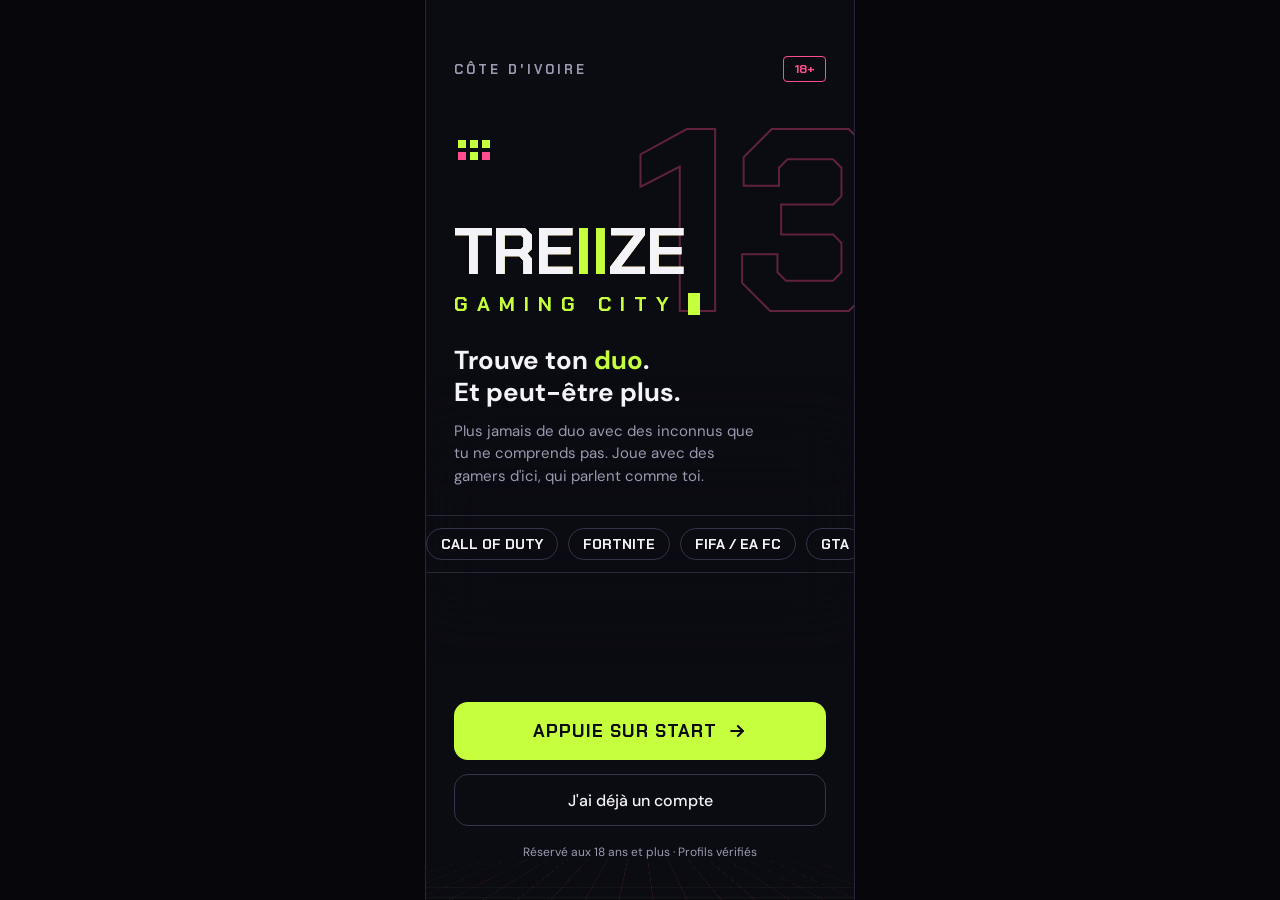
<file: index.html>
<!doctype html>
<html lang="fr">
<head>
  <meta charset="utf-8">
  <meta name="viewport" content="width=device-width, initial-scale=1">
  <meta name="theme-color" content="#0B0B12">
  <title>TREIIZE – Trouve ton Player 2</title>
  <meta name="description" content="TREIIZE, la ville du gaming ivoirien : rencontre, apprends, joue.">
  <link rel="preconnect" href="https://fonts.googleapis.com">
  <link rel="preconnect" href="https://fonts.gstatic.com" crossorigin>
  <link href="https://fonts.googleapis.com/css2?family=Chakra+Petch:wght@500;700&family=DM+Sans:wght@400;500;700&display=swap" rel="stylesheet">
  <link rel="stylesheet" href="style.css">
  <link rel="stylesheet" href="accueil.css">
</head>
<body>
  <main class="ecran accueil">

    <!-- Décor animé (purement visuel) -->
    <div class="sol-grille" aria-hidden="true"></div>
    <div class="brume" aria-hidden="true"></div>
    <div class="grand-13" aria-hidden="true">13</div>
    <div class="pixels" aria-hidden="true">
      <span></span><span></span><span></span><span class="rose"></span><span></span><span class="rose"></span>
    </div>

    <div class="contenu">
      <div class="haut apparait">
        <span class="pays">CÔTE D'IVOIRE</span>
        <span class="badge-18">18+</span>
      </div>

      <div class="logo apparait" style="animation-delay:.1s">
        <h1 class="logo-mot">
          <span class="glitch glitch-a" aria-hidden="true">TREIIZE</span>
          <span class="glitch glitch-b" aria-hidden="true">TREIIZE</span>
          <!-- Le double I en vert : « II » = 2 = Player 2, et c'est aussi le bouton pause -->
          <span class="logo-base">TRE<span class="double-i">II</span>ZE</span>
          <span class="invisible"> Gaming City</span>
        </h1>
        <div class="logo-sous" aria-hidden="true">
          <span>GAMING CITY</span><span class="curseur"></span>
        </div>
      </div>

      <p class="accroche apparait" style="animation-delay:.25s">
        Trouve ton <span class="vert">duo</span>.<br>Et peut-être plus.
      </p>
      <p class="description apparait" style="animation-delay:.35s">
        Plus jamais de duo avec des inconnus que tu ne comprends pas. Joue avec des gamers d'ici, qui parlent comme toi.
      </p>

      <!-- Bandeau de jeux qui défile (rempli par le JavaScript plus bas) -->
      <div class="bandeau apparait" style="animation-delay:.45s" aria-label="Jeux disponibles">
        <div class="bandeau-piste" id="bandeau"></div>
      </div>

      <div class="espace"></div>

      <div class="actions apparait" style="animation-delay:.55s">
        <a class="btn btn-principal btn-start" href="profil.html">
          APPUIE SUR START
          <svg aria-hidden="true" width="20" height="20" viewBox="0 0 24 24" fill="none" stroke="currentColor" stroke-width="2.5" stroke-linecap="round" stroke-linejoin="round"><path d="M5 12h14"/><path d="M13 6l6 6-6 6"/></svg>
        </a>
        <a class="btn btn-secondaire" href="hub.html">J'ai déjà un compte</a>
        <p class="mention">Réservé aux 18 ans et plus · Profils vérifiés</p>
      </div>
    </div>
  </main>

  <script>
    // Liste des jeux affichés dans le bandeau. Ajoute ou retire des jeux ici.
    var jeux = ['CALL OF DUTY', 'FORTNITE', 'FIFA / EA FC', 'GTA', 'FREE FIRE', 'eFOOTBALL'];
    var bandeau = document.getElementById('bandeau');
    // On met la liste deux fois pour que le défilement tourne en boucle sans coupure
    jeux.concat(jeux).forEach(function (nom, i) {
      var puce = document.createElement('span');
      puce.className = 'bandeau-puce';
      puce.textContent = nom;
      if (i >= jeux.length) puce.setAttribute('aria-hidden', 'true');
      bandeau.appendChild(puce);
    });
  </script>
</body>
</html>
</file>
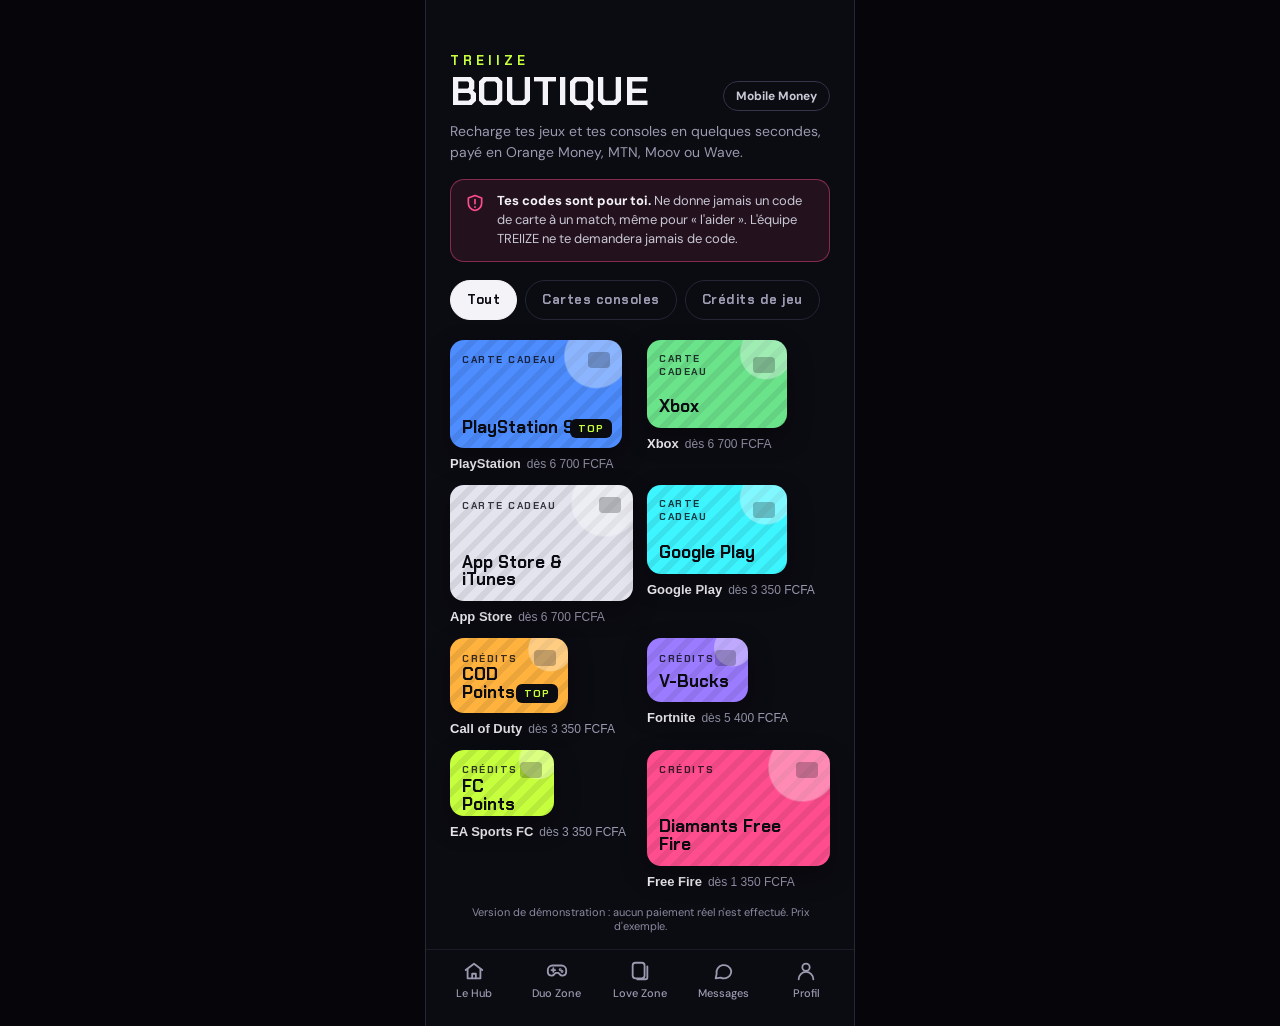
<file: boutique.html>
<!doctype html>
<html lang="fr">
<head>
  <meta charset="utf-8">
  <meta name="viewport" content="width=device-width, initial-scale=1">
  <meta name="theme-color" content="#0B0B12">
  <title>Boutique – TREIIZE</title>
  <link rel="preconnect" href="https://fonts.googleapis.com">
  <link rel="preconnect" href="https://fonts.gstatic.com" crossorigin>
  <link href="https://fonts.googleapis.com/css2?family=Chakra+Petch:wght@500;700&family=DM+Sans:wght@400;500;700&display=swap" rel="stylesheet">
  <link rel="stylesheet" href="style.css">
  <link rel="stylesheet" href="boutique.css">
</head>
<body>
  <main class="ecran">

    <header class="entete apparait">
      <div>
        <div class="sur-titre">TREIIZE</div>
        <h1 class="titre">BOUTIQUE</h1>
      </div>
      <div class="mm-badge">Mobile Money</div>
    </header>
    <p class="intro apparait" style="animation-delay:.05s">Recharge tes jeux et tes consoles en quelques secondes, payé en Orange Money, MTN, Moov ou Wave.</p>

    <!-- Bannière de sécurité : très importante sur un site de rencontre -->
    <div class="alerte apparait" style="animation-delay:.1s" role="note">
      <svg aria-hidden="true" width="20" height="20" viewBox="0 0 24 24" fill="none" stroke="currentColor" stroke-width="2" stroke-linecap="round" stroke-linejoin="round"><path d="M12 3l8 3v6c0 5-3.5 8-8 9-4.5-1-8-4-8-9V6z"/><path d="M12 8v5"/><path d="M12 16.5v.5"/></svg>
      <p><strong>Tes codes sont pour toi.</strong> Ne donne jamais un code de carte à un match, même pour « l'aider ». L'équipe TREIIZE ne te demandera jamais de code.</p>
    </div>

    <div class="onglets apparait" style="animation-delay:.15s" role="tablist" aria-label="Catégories" id="onglets"></div>

    <section class="grille-produits" id="produits" aria-live="polite"></section>

    <p class="note-demo">Version de démonstration : aucun paiement réel n'est effectué. Prix d'exemple.</p>

    <nav class="nav-bas" data-page="boutique"></nav>

    <!-- Fenêtre d'achat (s'ouvre par le bas) -->
    <div class="fenetre" id="fenetre" role="dialog" aria-modal="true" aria-labelledby="achat-nom" hidden>
      <div class="feuille" id="feuille">
        <button class="btn-icone fermer" type="button" id="btn-fermer" aria-label="Fermer">
          <svg aria-hidden="true" width="18" height="18" viewBox="0 0 24 24" fill="none" stroke="currentColor" stroke-width="2.4" stroke-linecap="round"><path d="M6 6l12 12"/><path d="M18 6L6 18"/></svg>
        </button>

        <!-- Étape 1 : choix du montant et du paiement -->
        <form id="etape-achat" novalidate>
          <div class="achat-haut">
            <div class="mini-carte" id="achat-visuel"></div>
            <div>
              <div class="achat-type" id="achat-type"></div>
              <h2 class="achat-nom" id="achat-nom"></h2>
            </div>
          </div>

          <fieldset class="groupe">
            <legend class="etiquette">Montant</legend>
            <div class="montants" id="montants"></div>
          </fieldset>

          <fieldset class="groupe">
            <legend class="etiquette">Payer avec</legend>
            <div class="operateurs" id="operateurs"></div>
          </fieldset>

          <div class="groupe">
            <label class="etiquette" for="tel">Numéro Mobile Money</label>
            <div class="tel">
              <span class="indicatif">+225</span>
              <input class="champ" id="tel" type="tel" inputmode="numeric" autocomplete="tel-national" maxlength="14" placeholder="07 00 00 00 00">
            </div>
            <p class="erreur" id="erreur-tel" hidden>Entre un numéro à 10 chiffres.</p>
          </div>

          <button class="btn btn-principal btn-payer" type="submit" id="btn-payer">PAYER</button>
        </form>

        <!-- Étape 2 : paiement en cours -->
        <div class="etape-centre" id="etape-attente" hidden>
          <div class="chargeur" aria-hidden="true"><span></span><span></span><span></span><span></span></div>
          <h2 class="etape-titre">Valide sur ton téléphone</h2>
          <p class="etape-texte" id="texte-attente"></p>
        </div>

        <!-- Étape 3 : succès -->
        <div class="etape-centre" id="etape-ok" hidden>
          <div class="succes" aria-hidden="true">
            <svg width="44" height="44" viewBox="0 0 24 24" fill="none" stroke="currentColor" stroke-width="3" stroke-linecap="round" stroke-linejoin="round"><path d="M5 12l5 5L20 7"/></svg>
          </div>
          <h2 class="etape-titre">PAIEMENT RÉUSSI</h2>
          <p class="etape-texte" id="texte-ok"></p>
          <div class="code-boite">
            <small>TON CODE (DÉMO)</small>
            <code id="code">XXXX-XXXX-XXXX</code>
          </div>
          <p class="etape-petit">Garde ce code pour toi. Il est aussi dans « Mes achats » et envoyé par SMS.</p>
          <button class="btn btn-principal" type="button" id="btn-terminer">TERMINER</button>
        </div>
      </div>
    </div>
  </main>

  <script src="nav.js"></script>

  <script src="boutique.js"></script>
</body>
</html>
</file>
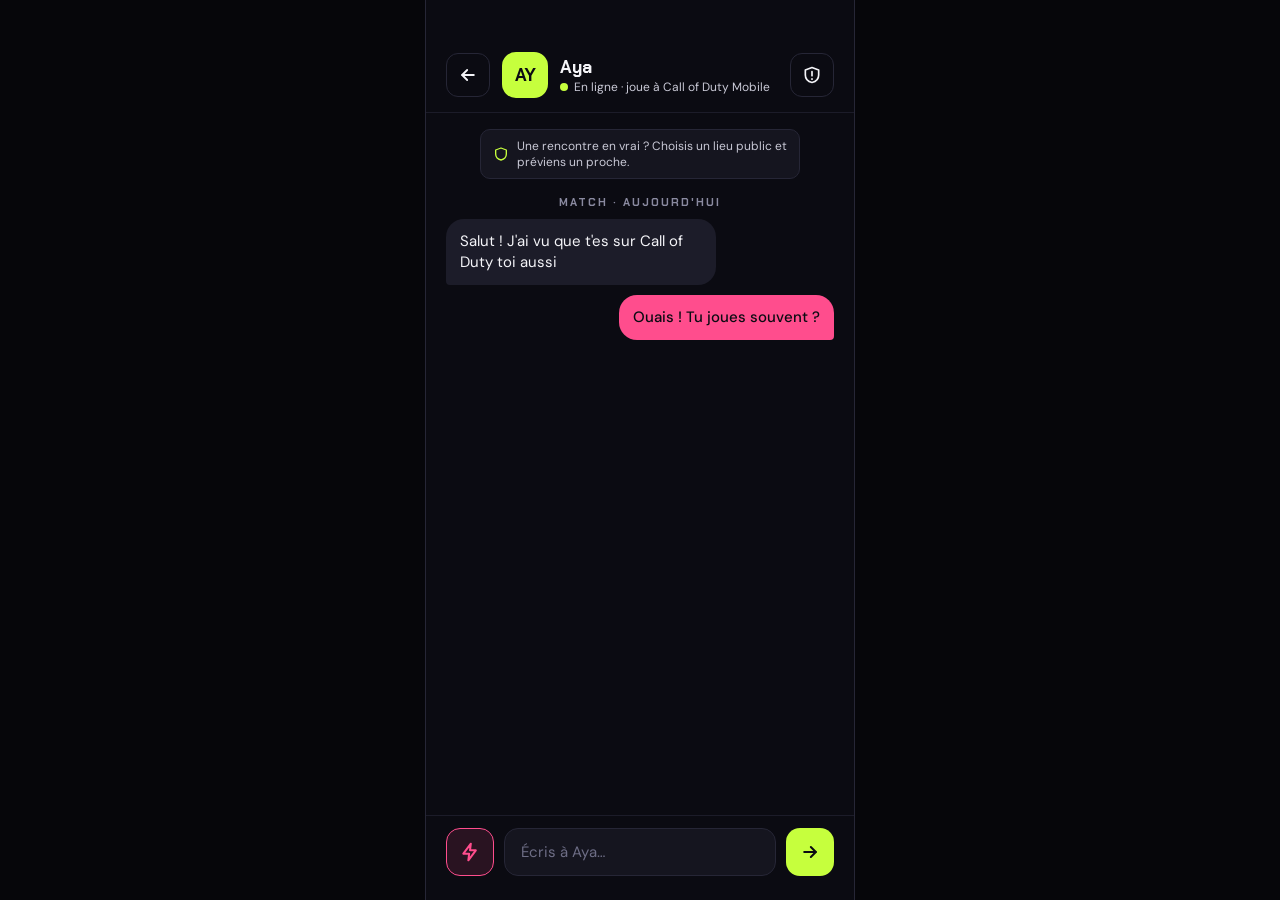
<file: chat.html>
<!doctype html>
<html lang="fr">
<head>
  <meta charset="utf-8">
  <meta name="viewport" content="width=device-width, initial-scale=1">
  <meta name="theme-color" content="#0B0B12">
  <title>Messages – TREIIZE</title>
  <link rel="preconnect" href="https://fonts.googleapis.com">
  <link rel="preconnect" href="https://fonts.gstatic.com" crossorigin>
  <link href="https://fonts.googleapis.com/css2?family=Chakra+Petch:wght@500;700&family=DM+Sans:wght@400;500;700&display=swap" rel="stylesheet">
  <link rel="stylesheet" href="style.css">
  <link rel="stylesheet" href="chat.css">
</head>
<body>
  <main class="ecran ecran-chat">

    <header class="entete">
      <a class="btn-icone" href="match.html" aria-label="Retour aux matchs">
        <svg aria-hidden="true" width="20" height="20" viewBox="0 0 24 24" fill="none" stroke="currentColor" stroke-width="2.2" stroke-linecap="round" stroke-linejoin="round"><path d="M19 12H5"/><path d="M11 18l-6-6 6-6"/></svg>
      </a>
      <div class="avatar" id="avatar">AY</div>
      <div class="qui">
        <div class="qui-nom" id="nom">Aya</div>
        <div class="qui-statut"><span class="point" aria-hidden="true"></span><span id="statut">En ligne</span></div>
      </div>
      <button class="btn-icone" type="button" id="btn-signaler" aria-label="Signaler ou bloquer">
        <svg aria-hidden="true" width="20" height="20" viewBox="0 0 24 24" fill="none" stroke="currentColor" stroke-width="2" stroke-linecap="round" stroke-linejoin="round"><path d="M12 3l8 3v6c0 5-3.5 8-8 9-4.5-1-8-4-8-9V6z"/><path d="M12 8v5"/><path d="M12 16.5v.5"/></svg>
      </button>
    </header>

    <div class="fil" id="fil" aria-live="polite">
      <div class="conseil">
        <svg aria-hidden="true" width="16" height="16" viewBox="0 0 24 24" fill="none" stroke="#C6FF3D" stroke-width="2" stroke-linecap="round" stroke-linejoin="round"><path d="M12 3l8 3v6c0 5-3.5 8-8 9-4.5-1-8-4-8-9V6z"/></svg>
        Une rencontre en vrai ? Choisis un lieu public et préviens un proche.
      </div>
      <div class="date">MATCH · AUJOURD'HUI</div>
      <!-- Les messages sont ajoutés ici par js/chat.js -->
    </div>

    <form class="saisie" id="saisie">
      <button class="btn-icone btn-defi" type="button" id="btn-nouveau-defi" aria-label="Lancer un nouveau défi">
        <svg aria-hidden="true" width="20" height="20" viewBox="0 0 24 24" fill="none" stroke="currentColor" stroke-width="2.4" stroke-linecap="round" stroke-linejoin="round"><path d="M13 2L4 14h7l-1 8 9-12h-7z"/></svg>
      </button>
      <label class="invisible" for="message">Message</label>
      <input class="champ" id="message" type="text" maxlength="500" autocomplete="off" placeholder="Écris ton message…">
      <button class="btn-icone btn-envoyer" type="submit" aria-label="Envoyer">
        <svg aria-hidden="true" width="20" height="20" viewBox="0 0 24 24" fill="none" stroke="currentColor" stroke-width="2.4" stroke-linecap="round" stroke-linejoin="round"><path d="M5 12h14"/><path d="M13 6l6 6-6 6"/></svg>
      </button>
    </form>

    <!-- Fenêtre de signalement -->
    <div class="fenetre" id="fenetre-signaler" role="dialog" aria-modal="true" aria-labelledby="titre-signaler" hidden>
      <div class="fenetre-boite">
        <h2 id="titre-signaler">Un souci avec ce joueur ?</h2>
        <p>Ton signalement est anonyme. Notre équipe le vérifie rapidement.</p>
        <button class="btn btn-secondaire" type="button" data-fermer>Signaler un comportement</button>
        <button class="btn btn-secondaire" type="button" data-fermer>Bloquer</button>
        <button class="btn btn-principal" type="button" data-fermer>Annuler</button>
      </div>
    </div>
  </main>

  <script src="stockage.js"></script>
  <script src="xp.js"></script>
  <script src="joueurs.js"></script>
  <script src="chat.js"></script>
</body>
</html>
</file>
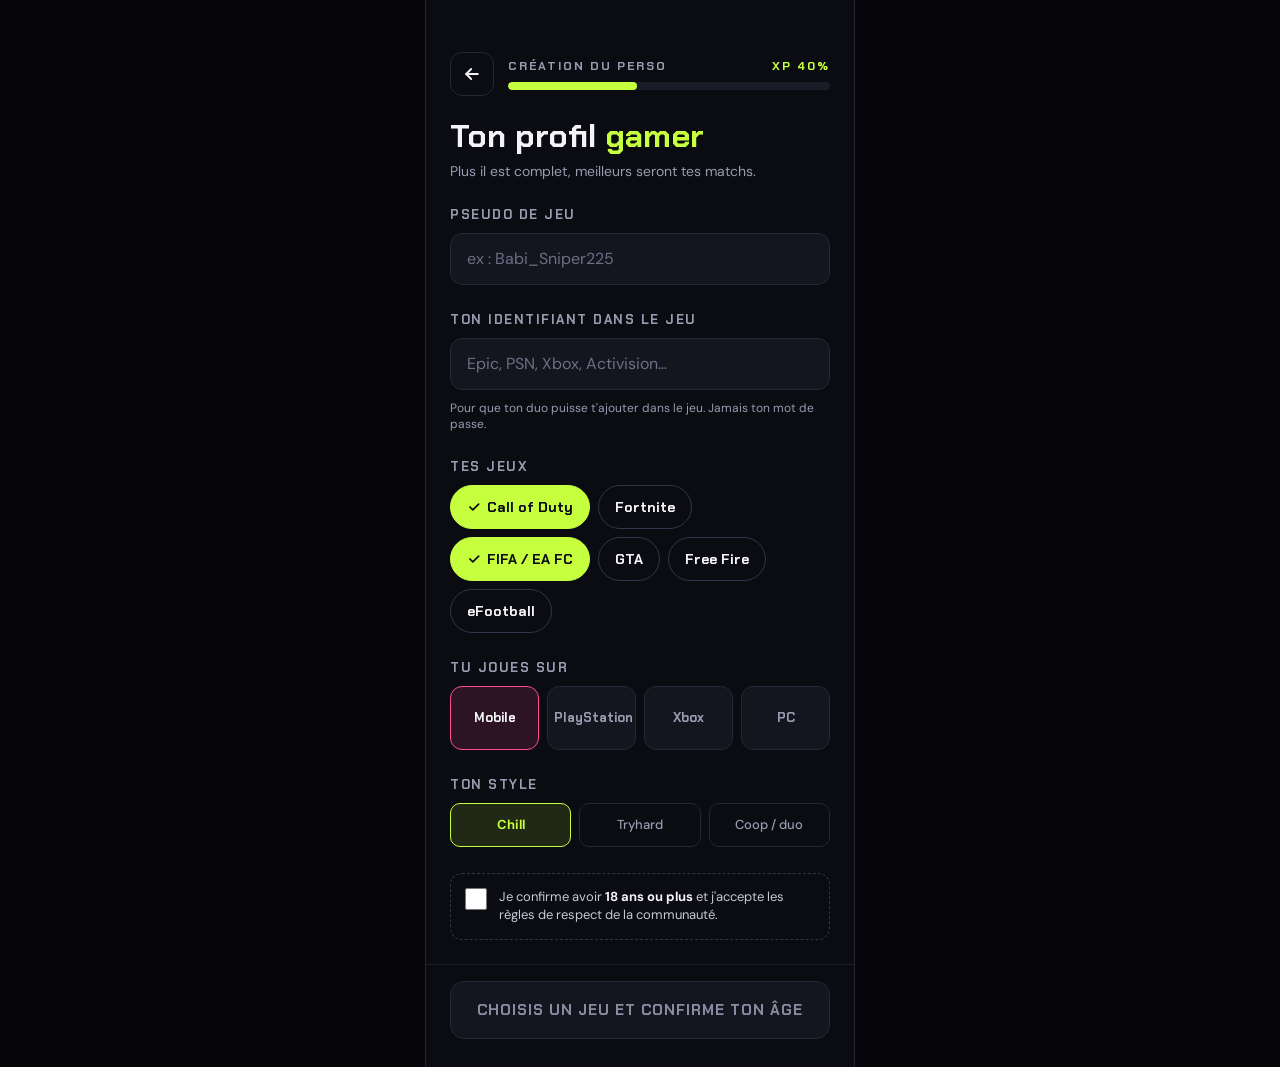
<file: duo.html>
<!doctype html>
<html lang="fr">
<head>
  <meta charset="utf-8">
  <meta name="viewport" content="width=device-width, initial-scale=1">
  <meta name="theme-color" content="#0B0B12">
  <title>Duo Zone – TREIIZE CITY</title>
  <link rel="preconnect" href="https://fonts.googleapis.com">
  <link rel="preconnect" href="https://fonts.gstatic.com" crossorigin>
  <link href="https://fonts.googleapis.com/css2?family=Chakra+Petch:wght@500;700&family=DM+Sans:wght@400;500;700&display=swap" rel="stylesheet">
  <link rel="stylesheet" href="style.css">
  <link rel="stylesheet" href="duo.css">
</head>
<body>
  <main class="ecran">

    <header class="entete apparait">
      <div class="sur-titre">TRE<span class="ii">II</span>ZE CITY</div>
      <h1 class="titre">DUO ZONE</h1>
      <p class="intro">Plus jamais de duo avec des inconnus que tu ne comprends pas. Trouve un joueur d'ici, dispo maintenant.</p>
    </header>

    <!-- ===== Étape 1 : je joue maintenant ===== -->
    <section class="etape" id="etape-choix">
      <fieldset class="groupe apparait" style="animation-delay:.05s">
        <legend class="etiquette">Tu lances quoi ?</legend>
        <div class="choix-grille" id="choix-jeu"></div>
      </fieldset>

      <fieldset class="groupe apparait" style="animation-delay:.1s">
        <legend class="etiquette">Sur quelle plateforme ?</legend>
        <div class="choix-ligne" id="choix-plateforme"></div>
      </fieldset>

      <fieldset class="groupe apparait" style="animation-delay:.15s">
        <legend class="etiquette">Quel mode ?</legend>
        <div class="choix-ligne" id="choix-mode"></div>
      </fieldset>

      <label class="micro apparait" style="animation-delay:.2s">
        <span class="micro-texte">
          <strong>J'ai un micro</strong>
          <small>Pour te parler en vocal pendant la partie</small>
        </span>
        <input type="checkbox" id="micro" checked>
        <span class="interrupteur" aria-hidden="true"></span>
      </label>

      <button class="btn btn-principal btn-go apparait" style="animation-delay:.25s" type="button" id="btn-chercher">
        <span class="point-live" aria-hidden="true"></span>
        JE JOUE MAINTENANT
      </button>
    </section>

    <!-- ===== Étape 2 : recherche ===== -->
    <section class="etape etape-radar" id="etape-recherche" hidden>
      <div class="radar" aria-hidden="true">
        <span class="radar-balai"></span>
        <span class="radar-anneau a1"></span><span class="radar-anneau a2"></span>
        <span class="radar-moi" id="radar-moi">?</span>
        <span class="radar-pt p1"></span><span class="radar-pt p2"></span><span class="radar-pt p3"></span><span class="radar-pt p4"></span>
      </div>
      <p class="recherche-titre" role="status" id="recherche-titre">Recherche de joueurs…</p>
      <p class="recherche-texte" id="recherche-texte"></p>
      <button class="btn btn-secondaire" type="button" id="btn-annuler">Annuler</button>
    </section>

    <!-- ===== Étape 3 : joueurs dispos ===== -->
    <section class="etape" id="etape-resultats" hidden>
      <div class="resultats-tete">
        <h2 class="bloc-titre" id="resultats-titre">Dispos maintenant</h2>
        <button class="lien" type="button" id="btn-modifier">Modifier</button>
      </div>
      <p class="resultats-filtre" id="resultats-filtre"></p>
      <ul class="joueurs" id="joueurs"></ul>
      <p class="vide" id="vide" hidden>Personne de dispo sur ce jeu pour l'instant. Réessaie dans quelques minutes, c'est souvent plus animé le soir.</p>
    </section>

    <!-- ===== Étape 4 : lobby ===== -->
    <section class="etape" id="etape-lobby" hidden>
      <div class="lobby">
        <p class="lobby-sur">C'EST PARTI</p>
        <h2 class="lobby-titre">Votre lobby est prêt</h2>
        <div class="lobby-duo">
          <div class="lobby-joueur">
            <span class="lobby-av" id="lobby-moi-av">?</span>
            <strong id="lobby-moi-nom">Toi</strong>
            <code id="lobby-moi-id"></code>
          </div>
          <span class="lobby-vs" aria-hidden="true">+</span>
          <div class="lobby-joueur">
            <span class="lobby-av" id="lobby-lui-av">?</span>
            <strong id="lobby-lui-nom"></strong>
            <code id="lobby-lui-id"></code>
          </div>
        </div>
        <p class="lobby-jeu" id="lobby-jeu"></p>
        <ol class="lobby-etapes">
          <li>Ajoute ton duo dans le jeu avec son identifiant.</li>
          <li>Invite-le dans ton groupe.</li>
          <li>Lancez la partie. Bonne game !</li>
        </ol>
        <a class="btn btn-principal" href="chat.html" id="btn-chat">ÉCRIRE À MON DUO</a>
        <button class="btn btn-secondaire" type="button" id="btn-nouveau">Chercher un autre duo</button>
        <p class="lobby-securite">Ne partage jamais ton mot de passe ni tes codes de jeu. Ton identifiant de jeu suffit pour t'ajouter.</p>
      </div>
    </section>

    <p class="note-demo">Version de démonstration : les joueurs dispos sont fictifs.</p>

    <nav class="nav-bas" data-page="duo"></nav>
  </main>

  <script src="stockage.js"></script>
  <script src="xp.js"></script>
  <script src="nav.js"></script>
  <script src="joueurs.js"></script>
  <script src="duo.js"></script>
</body>
</html>
</file>
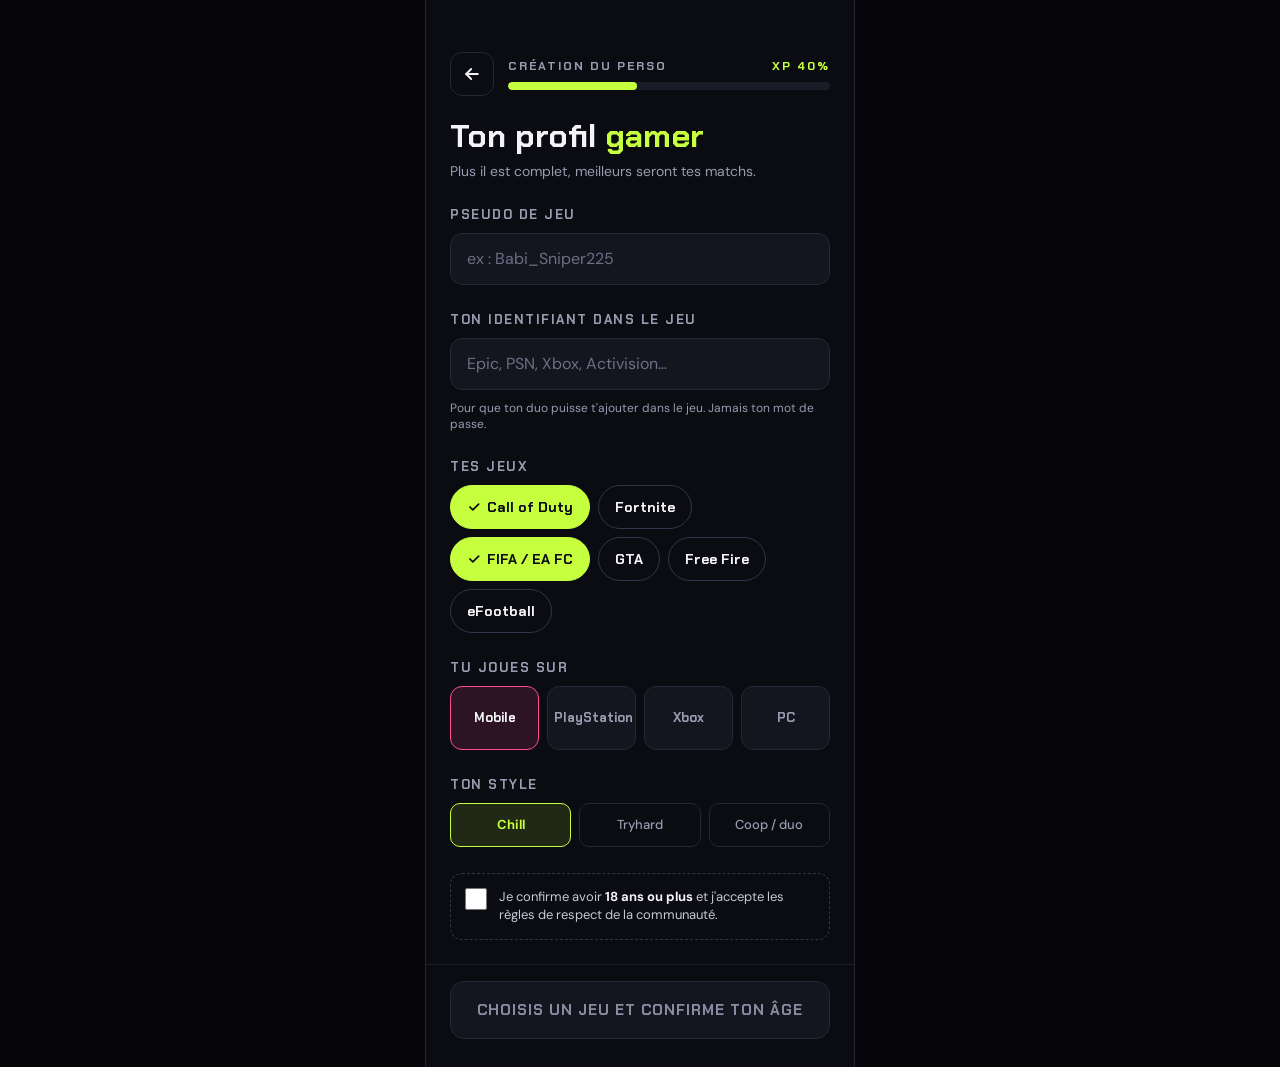
<file: hub.html>
<!doctype html>
<html lang="fr">
<head>
  <meta charset="utf-8">
  <meta name="viewport" content="width=device-width, initial-scale=1">
  <meta name="theme-color" content="#0B0B12">
  <title>Le Hub – TREIIZE CITY</title>
  <link rel="preconnect" href="https://fonts.googleapis.com">
  <link rel="preconnect" href="https://fonts.gstatic.com" crossorigin>
  <link href="https://fonts.googleapis.com/css2?family=Chakra+Petch:wght@500;700&family=DM+Sans:wght@400;500;700&display=swap" rel="stylesheet">
  <link rel="stylesheet" href="style.css">
  <link rel="stylesheet" href="hub.css">
</head>
<body>
  <main class="ecran">

    <header class="entete">
      <a class="logo" href="index.html" aria-label="TREIIZE, retour à l'accueil">TRE<span class="ii">II</span>ZE <small>CITY</small></a>
      <a class="avatar-lien" href="profil.html" aria-label="Modifier mon profil">
        <span class="avatar" id="avatar-petit">?</span>
      </a>
    </header>

    <!-- Ton personnage -->
    <section class="perso apparait" aria-label="Ton personnage">
      <div class="perso-haut">
        <div class="perso-avatar" id="perso-avatar" aria-hidden="true">?</div>
        <div class="perso-infos">
          <div class="perso-salut">Salut,</div>
          <h1 class="perso-pseudo" id="perso-pseudo">Joueur</h1>
        </div>
        <div class="rang" id="rang">
          <span class="rang-lettre" id="rang-lettre" aria-hidden="true">R</span>
          <span class="rang-nom" id="rang-nom">Rookie</span>
        </div>
      </div>
      <div class="xp-ligne">
        <span><b id="xp-total">0</b> XP</span>
        <span id="xp-suivant"></span>
      </div>
      <div class="xp-barre" role="progressbar" aria-label="Progression vers le rang suivant" aria-valuemin="0" aria-valuemax="100" id="xp-barre">
        <div class="xp-rempli" id="xp-rempli"></div>
      </div>
    </section>

    <!-- La carte de la ville -->
    <section class="bloc apparait" style="animation-delay:.08s">
      <div class="bloc-tete">
        <h2 class="bloc-titre">La ville</h2>
        <span class="saison">SAISON 1</span>
      </div>
      <div class="carte-ville" id="carte-ville">
        <!-- Rangée 1 -->
        <a class="quartier ouvert love" href="match.html" style="grid-area: love">
          <span class="q-etat">OUVERT</span>
          <span class="q-nom">Love Zone</span>
          <span class="q-texte">Trouve ton Player 2</span>
        </a>
        <a class="quartier ouvert duo" href="duo.html" style="grid-area: p1">
          <span class="q-etat">OUVERT</span>
          <span class="q-nom">Duo Zone</span>
          <span class="q-texte">Trouve ton duo</span>
        </a>
        <button class="quartier ferme" type="button" style="grid-area: arene" data-saison="2" data-nom="L'Arène">
          <span class="q-etat"><svg aria-hidden="true" width="12" height="12" viewBox="0 0 24 24" fill="none" stroke="currentColor" stroke-width="2.6" stroke-linecap="round"><rect x="5" y="11" width="14" height="10" rx="2"/><path d="M8 11V8a4 4 0 0 1 8 0v3"/></svg>SAISON 2</span>
          <span class="q-nom">L'Arène</span>
          <span class="q-texte">Lives et tournois</span>
        </button>

        <!-- Rangée 2 -->
        <button class="quartier ferme" type="button" style="grid-area: acad" data-saison="2" data-nom="L'Académie">
          <span class="q-etat"><svg aria-hidden="true" width="12" height="12" viewBox="0 0 24 24" fill="none" stroke="currentColor" stroke-width="2.6" stroke-linecap="round"><rect x="5" y="11" width="14" height="10" rx="2"/><path d="M8 11V8a4 4 0 0 1 8 0v3"/></svg>SAISON 2</span>
          <span class="q-nom">L'Académie</span>
          <span class="q-texte">Apprendre à jouer</span>
        </button>
        <div class="quartier ici" style="grid-area: hub">
          <span class="pin" aria-hidden="true"></span>
          <span class="q-nom">Le Hub</span>
          <span class="q-texte">Tu es ici</span>
        </div>
        <button class="quartier ferme" type="button" style="grid-area: pro" data-saison="3" data-nom="Le Quartier Pro">
          <span class="q-etat"><svg aria-hidden="true" width="12" height="12" viewBox="0 0 24 24" fill="none" stroke="currentColor" stroke-width="2.6" stroke-linecap="round"><rect x="5" y="11" width="14" height="10" rx="2"/><path d="M8 11V8a4 4 0 0 1 8 0v3"/></svg>SAISON 3</span>
          <span class="q-nom">Quartier Pro</span>
          <span class="q-texte">Streamers, eSport</span>
        </button>

        <!-- Rangée 3 -->
        <div class="parc" style="grid-area: p2" aria-hidden="true"></div>
        <button class="quartier ferme" type="button" style="grid-area: marche" data-saison="3" data-nom="Le Marché">
          <span class="q-etat"><svg aria-hidden="true" width="12" height="12" viewBox="0 0 24 24" fill="none" stroke="currentColor" stroke-width="2.6" stroke-linecap="round"><rect x="5" y="11" width="14" height="10" rx="2"/><path d="M8 11V8a4 4 0 0 1 8 0v3"/></svg>SAISON 3</span>
          <span class="q-nom">Le Marché</span>
          <span class="q-texte">Cartes et crédits</span>
        </button>
        <div class="parc" style="grid-area: p3" aria-hidden="true"></div>
      </div>
    </section>

    <!-- Quêtes de la semaine -->
    <section class="bloc apparait" style="animation-delay:.16s">
      <div class="bloc-tete">
        <h2 class="bloc-titre">Quêtes de la semaine</h2>
        <span class="petit" id="quetes-compte"></span>
      </div>
      <ul class="quetes" id="quetes"></ul>
    </section>

    <!-- Badges -->
    <section class="bloc apparait" style="animation-delay:.24s">
      <h2 class="bloc-titre">Tes badges</h2>
      <ul class="badges" id="badges"></ul>
    </section>

    <!-- Fil d'actu -->
    <section class="bloc apparait" style="animation-delay:.32s">
      <h2 class="bloc-titre">Ça se passe en ville</h2>
      <ul class="fil" id="fil"></ul>
    </section>

    <p class="note-demo">Version de démonstration : l'actu de la ville est fictive.</p>

    <nav class="nav-bas" data-page="hub"></nav>
  </main>

  <script src="stockage.js"></script>
  <script src="xp.js"></script>
  <script src="nav.js"></script>
  <script src="hub.js"></script>
</body>
</html>
</file>
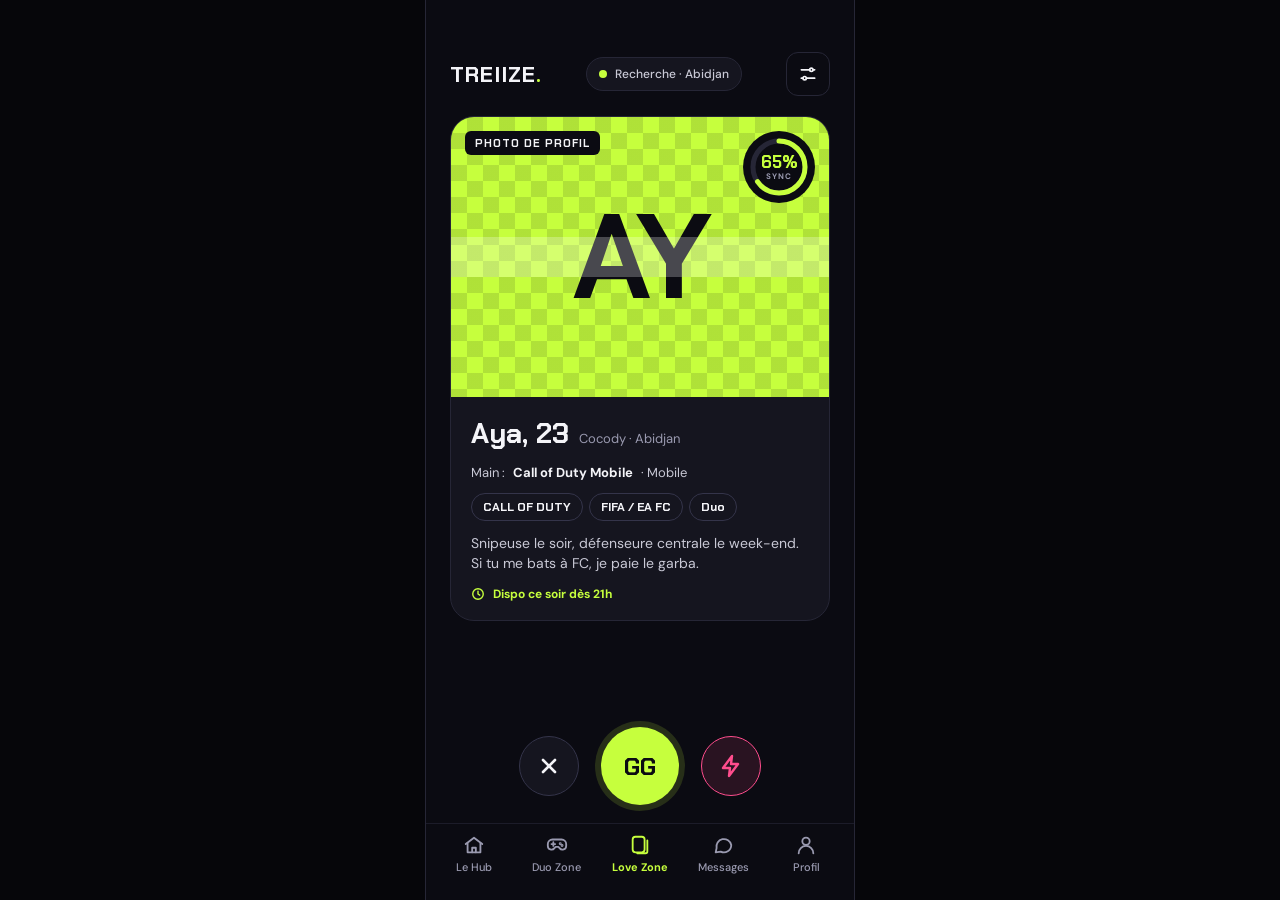
<file: match.html>
<!doctype html>
<html lang="fr">
<head>
  <meta charset="utf-8">
  <meta name="viewport" content="width=device-width, initial-scale=1">
  <meta name="theme-color" content="#0B0B12">
  <title>Matchmaking – TREIIZE</title>
  <link rel="preconnect" href="https://fonts.googleapis.com">
  <link rel="preconnect" href="https://fonts.gstatic.com" crossorigin>
  <link href="https://fonts.googleapis.com/css2?family=Chakra+Petch:wght@500;700&family=DM+Sans:wght@400;500;700&display=swap" rel="stylesheet">
  <link rel="stylesheet" href="style.css">
  <link rel="stylesheet" href="match.css">
</head>
<body>
  <main class="ecran">

    <header class="entete">
      <a class="mini-logo" href="index.html">TREIIZE<span class="vert">.</span></a>
      <div class="statut"><span class="point" aria-hidden="true"></span>Recherche · Abidjan</div>
      <button class="btn-icone" type="button" aria-label="Filtres (bientôt)">
        <svg aria-hidden="true" width="20" height="20" viewBox="0 0 24 24" fill="none" stroke="currentColor" stroke-width="2" stroke-linecap="round"><path d="M4 7h10"/><path d="M18 7h2"/><circle cx="16" cy="7" r="2"/><path d="M4 17h2"/><path d="M10 17h10"/><circle cx="8" cy="17" r="2"/></svg>
      </button>
    </header>

    <!-- La carte du joueur est créée par js/match.js -->
    <section class="zone-carte" id="zone-carte" aria-live="polite"></section>

    <div class="boutons-action">
      <button class="rond rond-passer" type="button" id="btn-passer" aria-label="Passer">
        <svg aria-hidden="true" width="24" height="24" viewBox="0 0 24 24" fill="none" stroke="currentColor" stroke-width="2.6" stroke-linecap="round"><path d="M6 6l12 12"/><path d="M18 6L6 18"/></svg>
      </button>
      <button class="rond rond-gg" type="button" id="btn-gg" aria-label="GG, je like">GG</button>
      <button class="rond rond-defi" type="button" id="btn-defi" aria-label="Lancer un défi">
        <svg aria-hidden="true" width="24" height="24" viewBox="0 0 24 24" fill="none" stroke="currentColor" stroke-width="2.4" stroke-linecap="round" stroke-linejoin="round"><path d="M13 2L4 14h7l-1 8 9-12h-7z"/></svg>
      </button>
    </div>

    <nav class="nav-bas" data-page="match"></nav>

    <!-- Écran « C'est un match », caché au départ -->
    <div class="match-plein" id="match-plein" role="dialog" aria-modal="true" aria-labelledby="match-titre" hidden>
      <span class="onde" aria-hidden="true"></span>
      <span class="onde onde-2" aria-hidden="true"></span>
      <div class="duo">
        <div class="avatar-match avatar-toi" id="avatar-toi">TOI</div>
        <div class="avatar-match avatar-lui" id="avatar-lui">AY</div>
      </div>
      <div class="gg-geant">GG !</div>
      <h2 class="match-titre" id="match-titre">C'EST UN MATCH</h2>
      <p class="match-texte" id="match-texte"></p>
      <div class="match-actions">
        <a class="btn btn-principal" href="chat.html" id="btn-chat">ENVOYER UN DÉFI</a>
        <button class="btn btn-secondaire" type="button" id="btn-continuer">Continuer à chercher</button>
      </div>
    </div>
  </main>

  <script src="nav.js"></script>

  <script src="stockage.js"></script>
  <script src="xp.js"></script>
  <script src="joueurs.js"></script>
  <script src="match.js"></script>
</body>
</html>
</file>
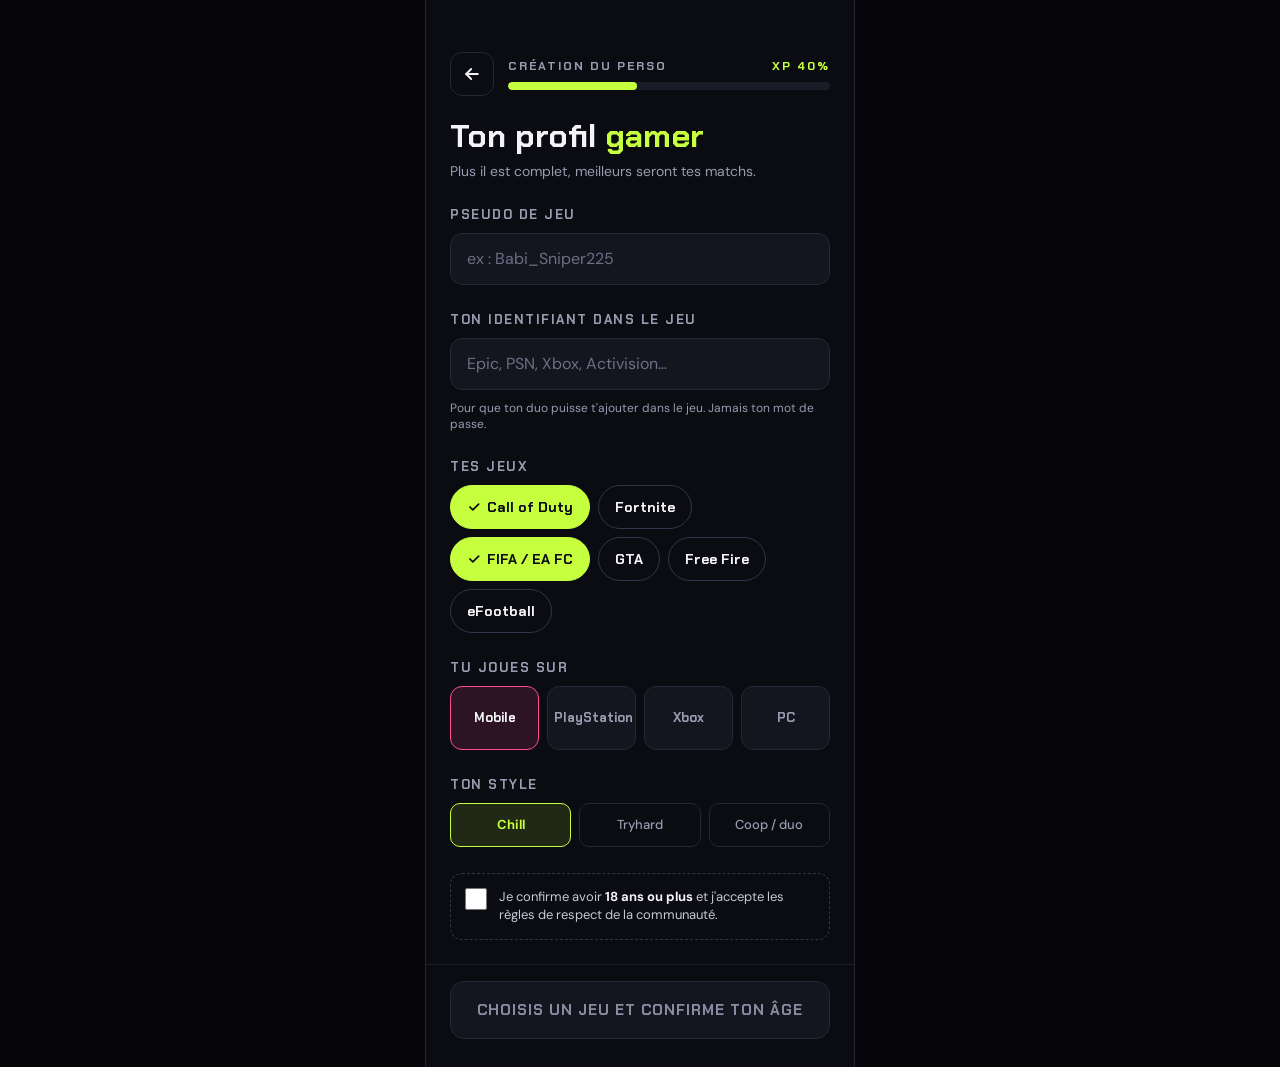
<file: profil.html>
<!doctype html>
<html lang="fr">
<head>
  <meta charset="utf-8">
  <meta name="viewport" content="width=device-width, initial-scale=1">
  <meta name="theme-color" content="#0B0B12">
  <title>Ton profil gamer – TREIIZE</title>
  <link rel="preconnect" href="https://fonts.googleapis.com">
  <link rel="preconnect" href="https://fonts.gstatic.com" crossorigin>
  <link href="https://fonts.googleapis.com/css2?family=Chakra+Petch:wght@500;700&family=DM+Sans:wght@400;500;700&display=swap" rel="stylesheet">
  <link rel="stylesheet" href="style.css">
  <link rel="stylesheet" href="profil.css">
</head>
<body>
  <main class="ecran">

    <header class="entete">
      <a class="btn-icone" href="index.html" aria-label="Retour à l'accueil">
        <svg aria-hidden="true" width="20" height="20" viewBox="0 0 24 24" fill="none" stroke="currentColor" stroke-width="2.2" stroke-linecap="round" stroke-linejoin="round"><path d="M19 12H5"/><path d="M11 18l-6-6 6-6"/></svg>
      </a>
      <div class="xp">
        <div class="xp-texte"><span>CRÉATION DU PERSO</span><span class="vert">XP <span id="xp-valeur">30</span>%</span></div>
        <div class="xp-barre" role="progressbar" aria-label="Profil complété" aria-valuemin="0" aria-valuemax="100" aria-valuenow="30" id="xp-barre">
          <div class="xp-rempli" id="xp-rempli"></div>
        </div>
      </div>
    </header>

    <form class="formulaire" id="formulaire" novalidate>
      <div class="apparait">
        <h1 class="titre">Ton profil <span class="vert">gamer</span></h1>
        <p class="sous-titre">Plus il est complet, meilleurs seront tes matchs.</p>
      </div>

      <div class="groupe apparait" style="animation-delay:.08s">
        <label class="etiquette" for="pseudo">Pseudo de jeu</label>
        <input class="champ" id="pseudo" name="pseudo" type="text" maxlength="20" autocomplete="nickname" placeholder="ex : Babi_Sniper225">
      </div>

      <div class="groupe apparait" style="animation-delay:.12s">
        <label class="etiquette" for="id-jeu">Ton identifiant dans le jeu</label>
        <input class="champ" id="id-jeu" name="id-jeu" type="text" maxlength="32" autocomplete="off" placeholder="Epic, PSN, Xbox, Activision…">
        <p class="aide">Pour que ton duo puisse t'ajouter dans le jeu. Jamais ton mot de passe.</p>
      </div>

      <fieldset class="groupe apparait" style="animation-delay:.16s">
        <legend class="etiquette">Tes jeux</legend>
        <div class="puces" id="liste-jeux"></div>
      </fieldset>

      <fieldset class="groupe apparait" style="animation-delay:.24s">
        <legend class="etiquette">Tu joues sur</legend>
        <div class="grille-4" id="liste-plateformes"></div>
      </fieldset>

      <fieldset class="groupe apparait" style="animation-delay:.32s">
        <legend class="etiquette">Ton style</legend>
        <div class="ligne-3" id="liste-styles"></div>
      </fieldset>

      <label class="majeur apparait" style="animation-delay:.4s">
        <input type="checkbox" id="majeur">
        <span>Je confirme avoir <strong>18 ans ou plus</strong> et j'accepte les règles de respect de la communauté.</span>
      </label>
    </form>

    <div class="pied">
      <button class="btn btn-principal btn-lancer" type="submit" form="formulaire" id="btn-lancer" disabled>
        <span class="brillance" aria-hidden="true"></span>
        <span id="btn-texte">CHOISIS UN JEU ET CONFIRME TON ÂGE</span>
      </button>
    </div>
  </main>

  <script src="stockage.js"></script>
  <script src="xp.js"></script>
  <script src="profil.js"></script>
</body>
</html>
</file>
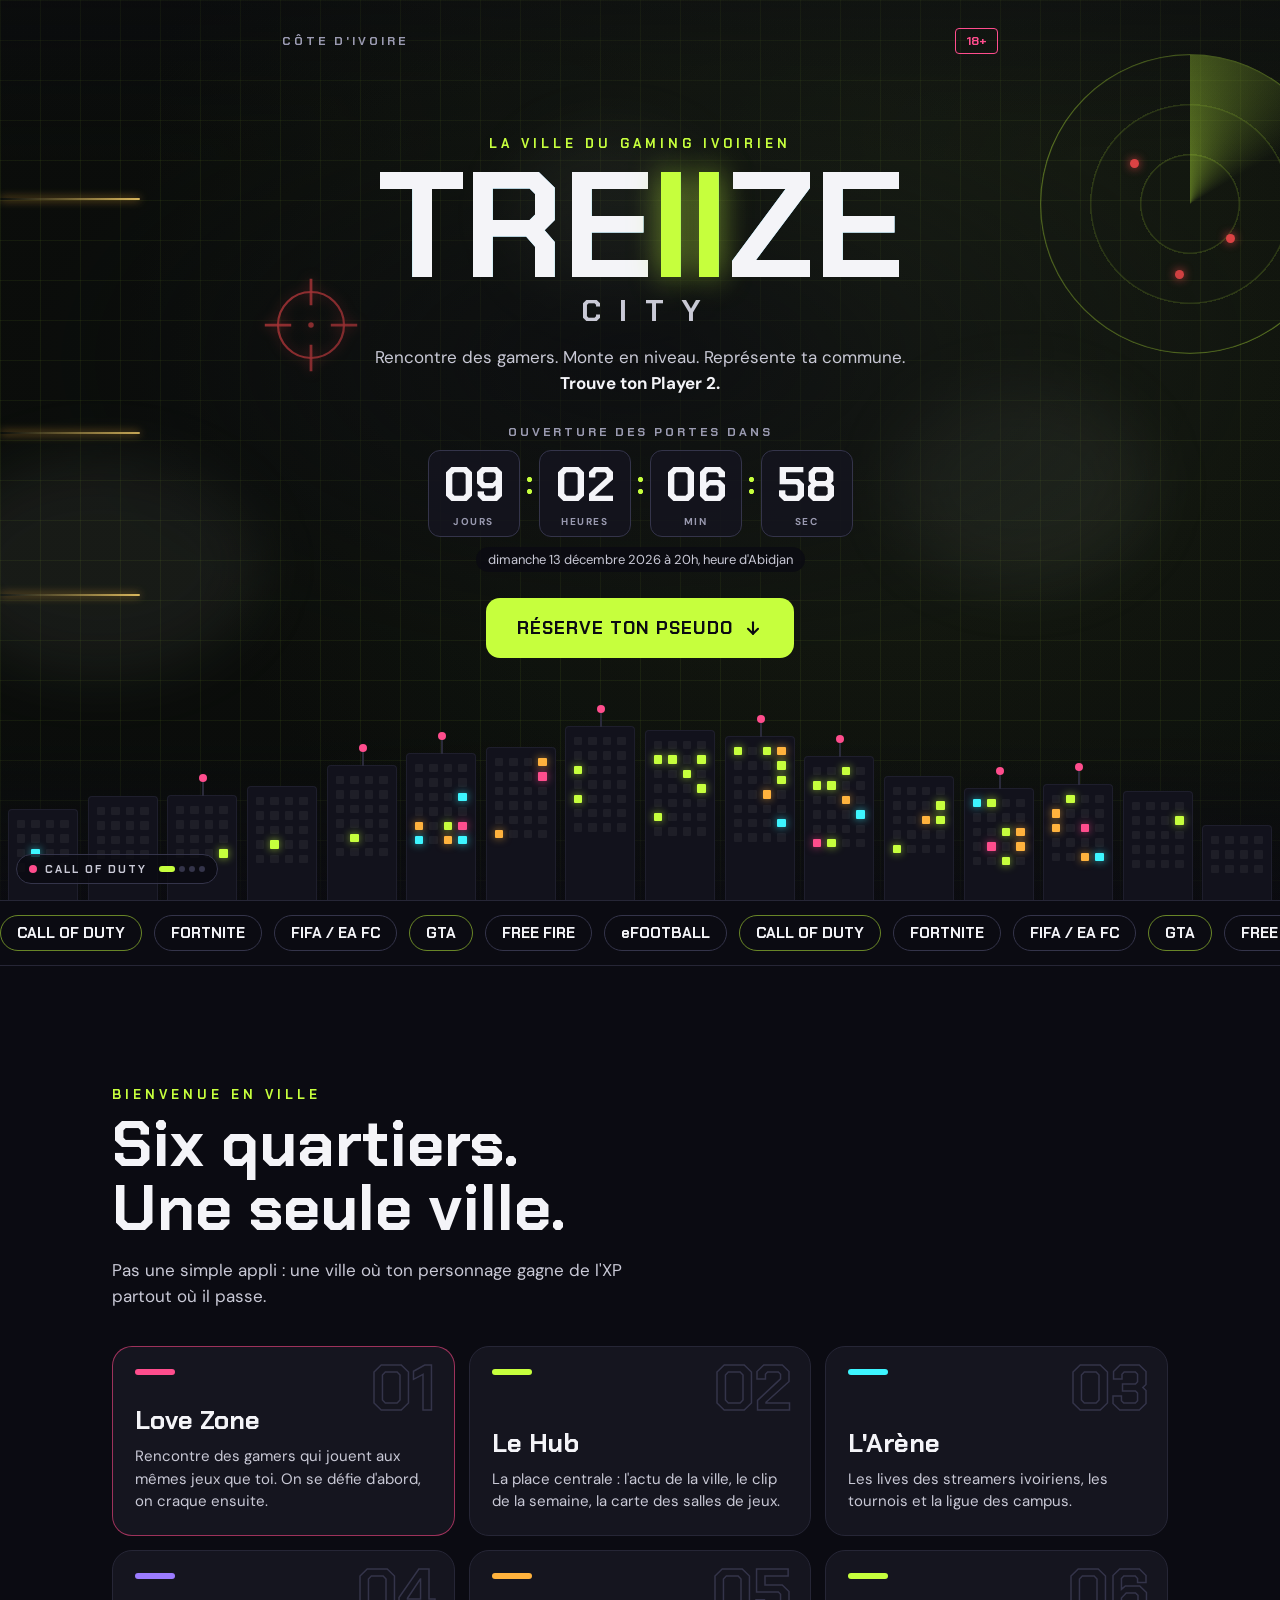
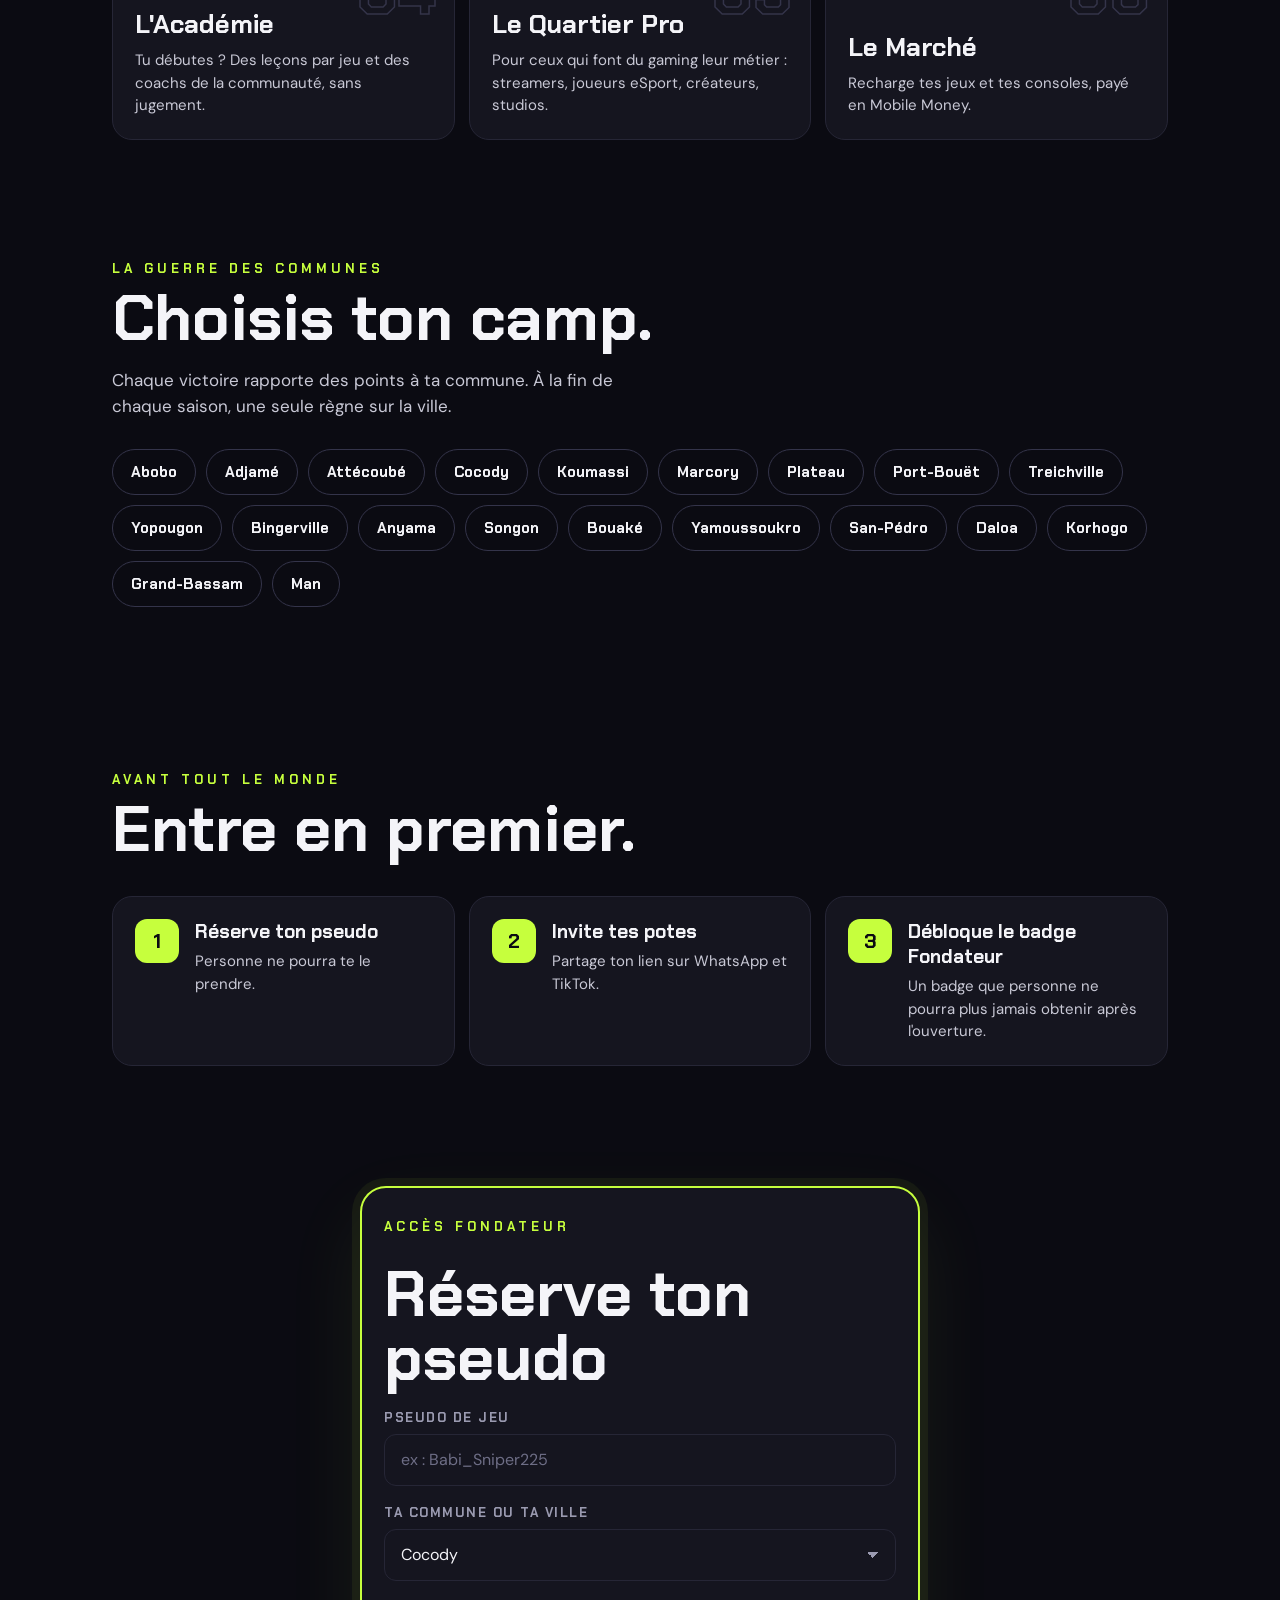
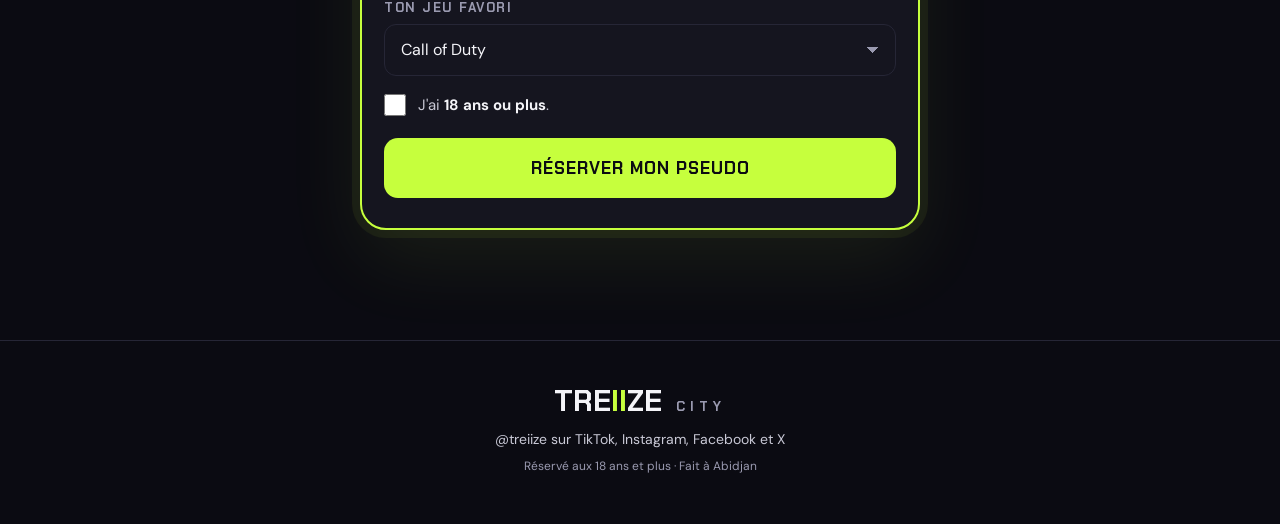
<file: teaser.html>
<!doctype html>
<html lang="fr">
<head>
  <meta charset="utf-8">
  <meta name="viewport" content="width=device-width, initial-scale=1">
  <meta name="theme-color" content="#0B0B12">
  <title>TREIIZE CITY – La ville du gaming ivoirien ouvre bientôt</title>
  <meta name="description" content="Rencontre des gamers, monte en niveau, représente ta commune. Réserve ton pseudo avant l'ouverture de TREIIZE CITY.">
  <!-- Aperçu quand le lien est partagé sur WhatsApp, Facebook… -->
  <meta property="og:title" content="TREIIZE CITY ouvre bientôt">
  <meta property="og:description" content="La ville du gaming ivoirien. Réserve ton pseudo avant tout le monde.">
  <link rel="preconnect" href="https://fonts.googleapis.com">
  <link rel="preconnect" href="https://fonts.gstatic.com" crossorigin>
  <link href="https://fonts.googleapis.com/css2?family=Chakra+Petch:wght@500;700&family=DM+Sans:wght@400;500;700&display=swap" rel="stylesheet">
  <link rel="stylesheet" href="style.css">
  <link rel="stylesheet" href="teaser.css">
</head>
<body class="teaser">

  <!-- Bandeau d'invitation (affiché si on arrive par un lien de parrainage) -->
  <div class="invite" id="invite" hidden></div>

  <!-- ============ 1. L'OUVERTURE ============ -->
  <header class="hero">
    <!-- ===== Les scènes animées (originales, inspirées de l'ambiance de chaque jeu) ===== -->
    <div class="scenes" aria-hidden="true">

      <!-- 1. Ambiance tactique (Call of Duty) : radar, viseur, traînées de balles, fumée -->
      <div class="scene s-tactique active" data-nom="CALL OF DUTY">
        <span class="fumee f1"></span><span class="fumee f2"></span><span class="fumee f3"></span>
        <div class="radar">
          <span class="radar-balai"></span>
          <span class="radar-point rp1"></span><span class="radar-point rp2"></span><span class="radar-point rp3"></span>
        </div>
        <span class="trace tr1"></span><span class="trace tr2"></span><span class="trace tr3"></span>
        <svg class="viseur" viewBox="0 0 100 100"><circle cx="50" cy="50" r="30" fill="none" stroke="currentColor" stroke-width="2"/><path d="M50 8v24M50 68v24M8 50h24M68 50h24" stroke="currentColor" stroke-width="2.5"/><circle cx="50" cy="50" r="2.5" fill="currentColor"/></svg>
      </div>

      <!-- 2. Ambiance battle royale (Fortnite) : tempête qui se referme, largage, construction -->
      <div class="scene s-royale" data-nom="FORTNITE">
        <span class="tempete"></span>
        <div class="largage">
          <svg viewBox="0 0 60 90"><path d="M4 30 Q30 -6 56 30 Z" fill="#3DF5FF"/><path d="M4 30 L24 62 M56 30 L36 62 M30 30 L30 62" stroke="#3DF5FF" stroke-width="1.5"/><rect x="16" y="60" width="28" height="24" rx="3" fill="#FFB23D"/><path d="M16 72h28M30 60v24" stroke="#0B0B12" stroke-width="2"/></svg>
        </div>
        <div class="construction">
          <span></span><span></span><span></span><span></span><span></span><span></span>
        </div>
      </div>

      <!-- 3. Ambiance stade (eFootball, EA FC) : projecteurs, terrain, ballon qui file au but -->
      <div class="scene s-stade" data-nom="eFOOTBALL · EA FC">
        <span class="projecteur pj1"></span><span class="projecteur pj2"></span>
        <div class="tribune"><i></i><i></i><i></i><i></i><i></i><i></i><i></i><i></i><i></i><i></i><i></i><i></i></div>
        <div class="terrain"><span class="but"></span></div>
        <span class="ballon"></span>
      </div>

      <!-- 4. Ambiance ville ouverte (GTA) : rue de nuit, phares, néons -->
      <div class="scene s-ville" data-nom="GTA">
        <span class="neon n1">BABI</span>
        <span class="neon n2">24/24</span>
        <span class="neon n3">GARAGE</span>
        <div class="route"><span class="marquage"></span></div>
        <span class="phare ph1"></span><span class="phare ph2"></span><span class="phare ph3"></span>
      </div>
    </div>
    <div class="voile" aria-hidden="true"></div>

    <!-- Nom du jeu de la scène en cours + petits points -->
    <div class="scene-info" aria-hidden="true">
      <span class="scene-point"></span><span id="scene-nom">CALL OF DUTY</span>
      <span class="scene-dots" id="scene-dots"><i class="on"></i><i></i><i></i><i></i></span>
    </div>

    <div class="ville" id="ville" aria-hidden="true"></div>

    <div class="hero-contenu">
      <div class="hero-haut">
        <span class="pays">CÔTE D'IVOIRE</span>
        <span class="badge-18">18+</span>
      </div>

      <p class="hero-sur">LA VILLE DU GAMING IVOIRIEN</p>
      <h1 class="logo">
        <span class="glitch glitch-a" aria-hidden="true">TREIIZE</span>
        <span class="glitch glitch-b" aria-hidden="true">TREIIZE</span>
        <span class="logo-base">TRE<span class="ii">II</span>ZE</span>
        <span class="logo-city">CITY</span>
      </h1>
      <p class="hero-texte">Rencontre des gamers. Monte en niveau. Représente ta commune.<br><strong>Trouve ton Player 2.</strong></p>

      <div class="compte" aria-live="off">
        <p class="compte-titre">OUVERTURE DES PORTES DANS</p>
        <div class="compte-chiffres" id="compte" role="timer" aria-label="Temps avant l'ouverture">
          <div class="case"><span id="c-j">00</span><small>JOURS</small></div>
          <div class="sep" aria-hidden="true">:</div>
          <div class="case"><span id="c-h">00</span><small>HEURES</small></div>
          <div class="sep" aria-hidden="true">:</div>
          <div class="case"><span id="c-m">00</span><small>MIN</small></div>
          <div class="sep" aria-hidden="true">:</div>
          <div class="case"><span id="c-s">00</span><small>SEC</small></div>
        </div>
        <p class="compte-date" id="compte-date"></p>
      </div>

      <a class="btn btn-principal btn-hero" href="#reserver">
        RÉSERVE TON PSEUDO
        <svg aria-hidden="true" width="20" height="20" viewBox="0 0 24 24" fill="none" stroke="currentColor" stroke-width="2.5" stroke-linecap="round" stroke-linejoin="round"><path d="M12 5v14"/><path d="M6 13l6 6 6-6"/></svg>
      </a>
    </div>
  </header>

  <!-- Bandeau des jeux -->
  <div class="bandeau" aria-label="Jeux">
    <div class="bandeau-piste" id="bandeau"></div>
  </div>

  <main>
    <!-- ============ 2. LES QUARTIERS ============ -->
    <section class="section" aria-labelledby="t-quartiers">
      <p class="sur-titre revele">BIENVENUE EN VILLE</p>
      <h2 class="titre-section revele" id="t-quartiers">Six quartiers.<br>Une seule ville.</h2>
      <p class="intro revele">Pas une simple appli : une ville où ton personnage gagne de l'XP partout où il passe.</p>

      <div class="quartiers">
        <article class="quartier revele q-love">
          <span class="q-num">01</span>
          <h3>Love Zone</h3>
          <p>Rencontre des gamers qui jouent aux mêmes jeux que toi. On se défie d'abord, on craque ensuite.</p>
        </article>
        <article class="quartier revele q-hub">
          <span class="q-num">02</span>
          <h3>Le Hub</h3>
          <p>La place centrale : l'actu de la ville, le clip de la semaine, la carte des salles de jeux.</p>
        </article>
        <article class="quartier revele q-arene">
          <span class="q-num">03</span>
          <h3>L'Arène</h3>
          <p>Les lives des streamers ivoiriens, les tournois et la ligue des campus.</p>
        </article>
        <article class="quartier revele q-acad">
          <span class="q-num">04</span>
          <h3>L'Académie</h3>
          <p>Tu débutes ? Des leçons par jeu et des coachs de la communauté, sans jugement.</p>
        </article>
        <article class="quartier revele q-pro">
          <span class="q-num">05</span>
          <h3>Le Quartier Pro</h3>
          <p>Pour ceux qui font du gaming leur métier : streamers, joueurs eSport, créateurs, studios.</p>
        </article>
        <article class="quartier revele q-marche">
          <span class="q-num">06</span>
          <h3>Le Marché</h3>
          <p>Recharge tes jeux et tes consoles, payé en Mobile Money.</p>
        </article>
      </div>
    </section>

    <!-- ============ 3. LA GUERRE DES COMMUNES ============ -->
    <section class="section section-communes" aria-labelledby="t-communes">
      <p class="sur-titre revele">LA GUERRE DES COMMUNES</p>
      <h2 class="titre-section revele" id="t-communes">Choisis ton camp.</h2>
      <p class="intro revele">Chaque victoire rapporte des points à ta commune. À la fin de chaque saison, une seule règne sur la ville.</p>
      <div class="communes revele" id="communes" role="group" aria-label="Choisis ta commune"></div>
      <p class="commune-choix" id="commune-choix" aria-live="polite"></p>
    </section>

    <!-- ============ 4. COMMENT ÇA MARCHE ============ -->
    <section class="section" aria-labelledby="t-etapes">
      <p class="sur-titre revele">AVANT TOUT LE MONDE</p>
      <h2 class="titre-section revele" id="t-etapes">Entre en premier.</h2>
      <ol class="etapes">
        <li class="revele"><span class="etape-num">1</span><div><strong>Réserve ton pseudo</strong><p>Personne ne pourra te le prendre.</p></div></li>
        <li class="revele"><span class="etape-num">2</span><div><strong>Invite tes potes</strong><p>Partage ton lien sur WhatsApp et TikTok.</p></div></li>
        <li class="revele"><span class="etape-num">3</span><div><strong>Débloque le badge Fondateur</strong><p>Un badge que personne ne pourra plus jamais obtenir après l'ouverture.</p></div></li>
      </ol>
    </section>

    <!-- ============ 5. RÉSERVATION ============ -->
    <section class="section section-reserver" id="reserver" aria-labelledby="t-reserver">
      <div class="reserver-boite revele">

        <form id="form-reserver" novalidate>
          <p class="sur-titre">ACCÈS FONDATEUR</p>
          <h2 class="titre-section" id="t-reserver">Réserve ton pseudo</h2>

          <div class="groupe">
            <label class="etiquette" for="r-pseudo">Pseudo de jeu</label>
            <input class="champ" id="r-pseudo" type="text" maxlength="20" autocomplete="nickname" placeholder="ex : Babi_Sniper225" required>
            <p class="erreur" id="err-pseudo" hidden>Ton pseudo doit faire 3 à 20 caractères (lettres, chiffres, _ ou -).</p>
          </div>

          <div class="groupe">
            <label class="etiquette" for="r-commune">Ta commune ou ta ville</label>
            <select class="champ" id="r-commune" required></select>
          </div>

          <div class="groupe">
            <label class="etiquette" for="r-jeu">Ton jeu favori</label>
            <select class="champ" id="r-jeu" required>
              <option value="cod">Call of Duty</option>
              <option value="fortnite">Fortnite</option>
              <option value="fc">FIFA / EA FC</option>
              <option value="gta">GTA</option>
              <option value="freefire">Free Fire</option>
              <option value="efootball">eFootball</option>
              <option value="autre">Un autre jeu</option>
            </select>
          </div>

          <label class="majeur">
            <input type="checkbox" id="r-majeur">
            <span>J'ai <strong>18 ans ou plus</strong>.</span>
          </label>
          <p class="erreur" id="err-majeur" hidden>TREIIZE CITY est réservée aux 18 ans et plus.</p>

          <button class="btn btn-principal btn-reserver" type="submit">RÉSERVER MON PSEUDO</button>
        </form>

        <!-- Écran après réservation -->
        <div class="succes" id="succes" hidden>
          <div class="badge-fondateur" aria-hidden="true">
            <svg width="54" height="54" viewBox="0 0 24 24" fill="none" stroke="currentColor" stroke-width="2" stroke-linecap="round" stroke-linejoin="round"><path d="M12 3l2.6 5.3 5.9.9-4.3 4.1 1 5.8L12 16.4 6.8 19.1l1-5.8L3.5 9.2l5.9-.9z"/></svg>
          </div>
          <p class="sur-titre">BADGE FONDATEUR DÉBLOQUÉ</p>
          <h2 class="titre-section" tabindex="-1" id="succes-titre"></h2>
          <p class="intro" id="succes-texte"></p>

          <div class="lien-boite">
            <span class="etiquette">Ton lien de parrainage</span>
            <code id="lien-parrain"></code>
          </div>
          <div class="partage">
            <a class="btn btn-whatsapp" id="btn-whatsapp" href="#" target="_blank" rel="noopener">
              <svg aria-hidden="true" width="20" height="20" viewBox="0 0 24 24" fill="none" stroke="currentColor" stroke-width="2" stroke-linecap="round" stroke-linejoin="round"><path d="M21 12a8 8 0 0 1-11.5 7.2L4 20l1-4.6A8 8 0 1 1 21 12z"/></svg>
              PARTAGER SUR WHATSAPP
            </a>
            <button class="btn btn-secondaire" type="button" id="btn-copier">Copier le lien</button>
          </div>
        </div>
      </div>
    </section>
  </main>

  <footer class="pied">
    <div class="pied-logo">TRE<span class="ii">II</span>ZE <small>CITY</small></div>
    <p>@treiize sur TikTok, Instagram, Facebook et X</p>
    <p class="pied-petit">Réservé aux 18 ans et plus · Fait à Abidjan</p>
  </footer>

  <div class="toast" id="toast" role="status" aria-live="polite"></div>

  <script src="teaser.js"></script>
</body>
</html>
</file>
<file: style.css>
/* =========================================================
   TREIIZE — styles communs à toutes les pages
   Les couleurs sont définies une seule fois ici (variables).
   Pour changer la couleur principale, modifie --accent.
   ========================================================= */

:root {
  --fond: #0B0B12;        /* noir profond */
  --carte: #15151F;       /* fond des cartes */
  --carte-2: #1C1C29;     /* fond un peu plus clair */
  --bord: #262636;        /* bordures discrètes */
  --bord-2: #34344A;      /* bordures visibles */
  --texte: #F4F4F8;       /* texte principal */
  --texte-2: #C9C9D6;     /* texte secondaire */
  --gris: #9A9AB0;        /* étiquettes */
  --accent: #C6FF3D;      /* vert acide (couleur principale) */
  --rose: #FF4D8D;        /* rose néon (couleur secondaire) */
  --cyan: #3DF5FF;
  --orange: #FFB23D;
  --titre: 'Chakra Petch', sans-serif;
  --corps: 'DM Sans', system-ui, sans-serif;
}

* { box-sizing: border-box; }

html, body {
  margin: 0;
  background: var(--fond);
  color: var(--texte);
  font-family: var(--corps);
  -webkit-font-smoothing: antialiased;
}

a { color: var(--accent); }

/* Sur ordinateur, le site s'affiche comme un téléphone au centre de l'écran */
.ecran {
  position: relative;
  max-width: 430px;
  min-height: 100vh;
  margin: 0 auto;
  overflow: hidden;
  display: flex;
  flex-direction: column;
  background: var(--fond);
}
@media (min-width: 600px) {
  body { background: #06060A; }
  .ecran { border-left: 1px solid var(--bord); border-right: 1px solid var(--bord); }
}

/* Texte visible seulement par les lecteurs d'écran (accessibilité) */
.invisible {
  position: absolute; width: 1px; height: 1px; overflow: hidden; clip-path: inset(50%);
}

/* ---------- Boutons ---------- */
.btn {
  display: flex; align-items: center; justify-content: center; gap: 10px;
  min-height: 52px; padding: 0 20px;
  border-radius: 14px; border: 1.5px solid transparent;
  font-family: var(--titre); font-weight: 700; font-size: 16px; letter-spacing: 1px;
  text-decoration: none; cursor: pointer;
  transition: transform .15s ease, opacity .2s;
}
.btn:active { transform: scale(.96); }
.btn-principal { background: var(--accent); color: var(--fond); }
.btn-secondaire { background: transparent; color: var(--texte); border-color: var(--bord-2); font-family: var(--corps); font-weight: 500; letter-spacing: 0; }
.btn[disabled] { background: var(--carte); color: #8A8AA0; border-color: var(--bord); cursor: not-allowed; }

.btn-icone {
  width: 44px; height: 44px; flex-shrink: 0;
  display: flex; align-items: center; justify-content: center;
  border-radius: 12px; border: 1.5px solid var(--bord);
  background: transparent; color: var(--texte); cursor: pointer;
}

/* ---------- Puces (choix de jeux, plateformes…) ---------- */
.puce {
  min-height: 44px; padding: 0 16px;
  border-radius: 999px; border: 1.5px solid var(--bord-2);
  background: transparent; color: var(--texte);
  font-family: var(--titre); font-weight: 700; font-size: 14px;
  cursor: pointer; display: inline-flex; align-items: center; gap: 6px;
}
.puce[aria-pressed="true"] {
  background: var(--accent); border-color: var(--accent); color: var(--fond);
  animation: pop .35s ease-out;
}

.etiquette {
  font-family: var(--titre); font-weight: 700; font-size: 13px;
  letter-spacing: 1.5px; color: var(--gris); text-transform: uppercase;
}

.champ {
  width: 100%; height: 52px; padding: 0 16px;
  border-radius: 12px; border: 1.5px solid var(--bord);
  background: var(--carte); color: var(--texte);
  font-family: var(--corps); font-size: 16px;
}
.champ::placeholder { color: #6E6E86; }
.champ:focus { outline: none; border-color: var(--accent); }

/* Barre de navigation en bas */
.nav-bas {
  display: flex; justify-content: space-between;
  position: sticky; bottom: 0; z-index: 5; background: var(--fond);
  padding: 10px 6px 22px; border-top: 1px solid var(--carte-2);
}
.nav-bas a {
  display: flex; flex-direction: column; align-items: center; gap: 4px;
  flex: 1; min-width: 0; min-height: 44px; color: var(--gris); text-decoration: none; font-size: 11px; font-weight: 500;
}
.nav-bas a[aria-current="page"] { color: var(--accent); font-weight: 700; }

/* ---------- Fenêtre qui monte du bas (achat, leçon…) ---------- */
.fenetre {
  position: fixed; inset: 0; z-index: 20; background: rgba(6,6,10,.8);
  display: flex; align-items: flex-end; justify-content: center; animation: fondu .2s ease-out both;
}
.fenetre[hidden] { display: none; }
.feuille {
  position: relative; width: 100%; max-width: 430px; max-height: 92vh; overflow-y: auto;
  padding: 24px 20px 28px; border-radius: 24px 24px 0 0;
  background: var(--carte); border-top: 1px solid var(--bord);
  animation: glisse .35s cubic-bezier(.2,.9,.3,1.1) both;
}
.fermer { position: absolute; right: 16px; top: 16px; }
@keyframes fondu { from { opacity: 0; } to { opacity: 1; } }
@keyframes glisse { from { transform: translateY(100%); } to { transform: none; } }

/* ---------- Petit message flottant ---------- */
.toast {
  position: fixed; left: 50%; bottom: 100px; z-index: 30;
  transform: translate(-50%, 20px); opacity: 0; pointer-events: none;
  padding: 12px 18px; border-radius: 12px; max-width: 340px; text-align: center;
  background: var(--texte); color: var(--fond); font-weight: 700; font-size: 14px;
  transition: opacity .25s, transform .25s;
}
.toast.visible { opacity: 1; transform: translate(-50%, 0); }

/* « +50 XP » qui s'envole (créé par js/xp.js) */
.xp-vole {
  position: fixed; left: 50%; top: 45%; z-index: 40; pointer-events: none;
  font-family: var(--titre); font-weight: 700; font-size: 44px; color: var(--accent);
  text-shadow: 0 0 24px rgba(198,255,61,.6);
  animation: xpVole 1.1s ease-out both;
}
@keyframes xpVole {
  0% { transform: translate(-50%, 20px) scale(.5); opacity: 0; }
  30% { transform: translate(-50%, 0) scale(1.15); opacity: 1; }
  100% { transform: translate(-50%, -140px) scale(1); opacity: 0; }
}

.note-demo { margin: 8px 24px 16px; font-size: 11px; color: #8A8AA0; text-align: center; }

/* ---------- Animations ---------- */
@keyframes monter { from { opacity: 0; transform: translateY(20px); } to { opacity: 1; transform: none; } }
@keyframes pop { 0% { transform: scale(.8); } 60% { transform: scale(1.12); } 100% { transform: scale(1); } }
@keyframes pulse {
  0% { box-shadow: 0 0 0 0 rgba(198,255,61,.55); }
  70% { box-shadow: 0 0 0 18px rgba(198,255,61,0); }
  100% { box-shadow: 0 0 0 0 rgba(198,255,61,0); }
}
@keyframes clignote { 0%, 49% { opacity: 1; } 50%, 100% { opacity: 0; } }
@keyframes respire { 0%, 100% { opacity: 1; } 50% { opacity: .3; } }

.apparait { animation: monter .6s ease-out both; }

/* Respecte les personnes qui préfèrent moins d'animations */
@media (prefers-reduced-motion: reduce) {
  *, *::before, *::after { animation-duration: .01ms !important; animation-iteration-count: 1 !important; transition: none !important; }
}
</file>
<file: accueil.css>
/* ===== Page d'accueil ===== */

/* Sol en grille rétro qui défile vers nous */
.sol-grille {
  position: absolute; left: -200px; right: -200px; bottom: -40px; height: 420px;
  transform: perspective(260px) rotateX(62deg); transform-origin: bottom center;
  background-image:
    linear-gradient(rgba(198,255,61,.35) 1px, transparent 1px),
    linear-gradient(90deg, rgba(255,77,141,.28) 1px, transparent 1px);
  background-size: 48px 48px;
  animation: sol 1.1s linear infinite;
  opacity: .55;
}
@keyframes sol { from { background-position: 0 0; } to { background-position: 0 48px; } }

/* Brume qui adoucit l'horizon de la grille */
.brume {
  position: absolute; left: 0; right: 0; bottom: 300px; height: 160px;
  background: var(--fond); filter: blur(30px); opacity: .9;
}

/* Grand « 13 » en contour qui flotte */
.grand-13 {
  position: absolute; right: -36px; top: 92px;
  font-family: var(--titre); font-weight: 700; font-size: 260px; line-height: 1;
  color: transparent; -webkit-text-stroke: 2px rgba(255,77,141,.35);
  animation: flotte 6s ease-in-out infinite;
}
@keyframes flotte {
  0%, 100% { transform: translateY(0) rotate(-8deg); }
  50% { transform: translateY(-14px) rotate(-4deg); }
}

/* Petits pixels qui clignotent */
.pixels {
  position: absolute; left: 32px; top: 140px;
  display: grid; grid-template-columns: repeat(3, 8px); gap: 4px;
}
.pixels span { width: 8px; height: 8px; background: var(--accent); animation: pixel 1.6s ease-in-out infinite; }
.pixels span.rose { background: var(--rose); }
.pixels span:nth-child(2) { animation-delay: .2s; }
.pixels span:nth-child(3) { animation-delay: .4s; }
.pixels span:nth-child(4) { animation-delay: .6s; }
.pixels span:nth-child(5) { animation-delay: .8s; }
.pixels span:nth-child(6) { animation-delay: 1s; }
@keyframes pixel { 0%, 100% { opacity: .15; } 50% { opacity: 1; } }

.contenu {
  position: relative; z-index: 2; flex-grow: 1;
  display: flex; flex-direction: column;
  padding: 56px 28px 40px;
}

.haut { display: flex; justify-content: space-between; align-items: center; }
.pays { font-family: var(--titre); font-weight: 700; font-size: 13px; letter-spacing: 3px; color: var(--gris); }
.badge-18 {
  font-family: var(--titre); font-weight: 700; font-size: 12px;
  padding: 4px 10px; border: 1.5px solid var(--rose); color: var(--rose); border-radius: 4px;
}

/* Logo avec effet « bug » (glitch) */
.logo { margin-top: 140px; }
.logo-mot {
  position: relative; margin: 0;
  font-family: var(--titre); font-weight: 700; font-size: 66px; line-height: .9; letter-spacing: -1px;
}
.logo-base { position: relative; color: var(--texte); }
.double-i { color: var(--accent); animation: pause 2.4s steps(1) infinite; }
@keyframes pause { 0%, 70%, 100% { opacity: 1; } 75%, 85% { opacity: .35; } }
.glitch { position: absolute; left: 0; top: 0; }
.glitch-a { color: var(--rose); animation: glitchA 3.2s steps(1) infinite; }
.glitch-b { color: var(--accent); animation: glitchB 3.2s steps(1) infinite; }
@keyframes glitchA {
  0%, 86%, 100% { transform: translate(0,0); clip-path: inset(0 0 0 0); }
  88% { transform: translate(-4px,1px); clip-path: inset(10% 0 55% 0); }
  91% { transform: translate(3px,-2px); clip-path: inset(60% 0 8% 0); }
  94% { transform: translate(-2px,0); clip-path: inset(30% 0 40% 0); }
}
@keyframes glitchB {
  0%, 86%, 100% { transform: translate(0,0); clip-path: inset(0 0 0 0); }
  88% { transform: translate(4px,-1px); clip-path: inset(50% 0 20% 0); }
  91% { transform: translate(-3px,2px); clip-path: inset(5% 0 70% 0); }
  94% { transform: translate(2px,1px); clip-path: inset(70% 0 5% 0); }
}
.logo-sous {
  display: flex; align-items: center; gap: 10px; margin-top: 10px;
  font-family: var(--titre); font-weight: 700; font-size: 20px; letter-spacing: 9px; color: var(--accent);
}
.curseur { width: 12px; height: 22px; background: var(--accent); animation: clignote 1s steps(1) infinite; }

.accroche { margin: 28px 0 0; font-size: 26px; line-height: 1.2; font-weight: 700; max-width: 300px; }
.vert { color: var(--accent); }
.description { margin: 12px 0 0; font-size: 15px; line-height: 1.5; color: var(--gris); max-width: 310px; }

/* Bandeau de jeux qui défile */
.bandeau {
  margin: 28px -28px 0; overflow: hidden; padding: 12px 0;
  border-top: 1px solid var(--bord); border-bottom: 1px solid var(--bord);
}
.bandeau-piste { display: flex; gap: 10px; width: max-content; animation: defile 14s linear infinite; }
@keyframes defile { from { transform: translateX(0); } to { transform: translateX(-50%); } }
.bandeau-puce {
  font-family: var(--titre); font-weight: 700; font-size: 14px;
  padding: 6px 14px; border-radius: 999px; border: 1.5px solid var(--bord-2); white-space: nowrap;
}

.espace { flex-grow: 1; min-height: 32px; }

.actions { display: flex; flex-direction: column; gap: 14px; }
.btn-start { min-height: 58px; font-size: 18px; animation: pulse 2s ease-out infinite; }
.mention { margin: 4px 0 0; text-align: center; font-size: 12px; color: var(--gris); }
</file>
<file: boutique.css>
/* ===== Page Boutique ===== */

.entete { display: flex; align-items: flex-end; justify-content: space-between; padding: 52px 24px 0; }
.sur-titre { font-family: var(--titre); font-weight: 700; font-size: 13px; letter-spacing: 4px; color: var(--accent); }
.titre { margin: 2px 0 0; font-family: var(--titre); font-weight: 700; font-size: 40px; line-height: 1; }
.mm-badge {
  padding: 6px 12px; border-radius: 999px; border: 1.5px solid var(--bord-2);
  font-size: 12px; font-weight: 700; color: var(--texte-2);
}
.intro { margin: 10px 24px 0; font-size: 14px; line-height: 1.5; color: var(--gris); }

.alerte {
  margin: 16px 24px 0; display: flex; gap: 12px; align-items: flex-start;
  padding: 12px 14px; border-radius: 14px;
  background: rgba(255,77,141,.1); border: 1.5px solid rgba(255,77,141,.45); color: var(--rose);
}
.alerte svg { flex-shrink: 0; margin-top: 1px; }
.alerte p { margin: 0; font-size: 13px; line-height: 1.45; color: var(--texte-2); }
.alerte strong { color: var(--texte); }

/* Onglets de catégories */
.onglets { display: flex; gap: 8px; padding: 18px 24px 4px; overflow-x: auto; }
.onglet {
  min-height: 40px; padding: 0 16px; border-radius: 999px; white-space: nowrap;
  border: 1.5px solid var(--bord); background: transparent; color: var(--gris);
  font-family: var(--titre); font-weight: 700; font-size: 13px; letter-spacing: .5px; cursor: pointer;
}
.onglet[aria-selected="true"] { background: var(--texte); border-color: var(--texte); color: var(--fond); }

/* Grille de cartes cadeaux */
.grille-produits {
  flex-grow: 1; display: grid; grid-template-columns: repeat(2, minmax(0, 1fr));
  gap: 14px; padding: 16px 24px 8px; align-content: start;
}
.produit {
  display: flex; flex-direction: column; gap: 8px; text-align: left;
  background: none; border: none; padding: 0; color: var(--texte); cursor: pointer;
  animation: monter .45s ease-out both;
}
.produit:focus-visible { outline: 2px solid var(--accent); outline-offset: 4px; border-radius: 16px; }

/* Le visuel « carte » */
.carte-cadeau {
  position: relative; aspect-ratio: 1.58; border-radius: 14px; overflow: hidden;
  padding: 12px; display: flex; flex-direction: column; justify-content: space-between;
  color: var(--fond);
  background-image:
    radial-gradient(circle at 85% 15%, rgba(255,255,255,.35) 0 18%, transparent 19%),
    repeating-linear-gradient(135deg, rgba(11,11,18,.08) 0 6px, transparent 6px 14px);
  box-shadow: 0 10px 24px rgba(0,0,0,.35);
  transition: transform .25s ease;
}
.produit:hover .carte-cadeau { transform: translateY(-4px) rotate(-1.5deg); }
.carte-cadeau::after { /* reflet qui passe en boucle */
  content: ''; position: absolute; top: -20%; bottom: -20%; left: 0; width: 40px;
  background: rgba(255,255,255,.4); transform: translateX(-200%) skewX(-20deg);
  animation: reflet 3.5s ease-in-out infinite;
}
@keyframes reflet { 0%, 60% { transform: translateX(-200%) skewX(-20deg); } 100% { transform: translateX(600%) skewX(-20deg); } }
.carte-cadeau .cc-haut { display: flex; justify-content: space-between; align-items: center; }
.cc-type { font-family: var(--titre); font-weight: 700; font-size: 10px; letter-spacing: 1.5px; opacity: .8; }
.cc-puce { width: 22px; height: 16px; border-radius: 4px; background: rgba(11,11,18,.25); }
.cc-nom { font-family: var(--titre); font-weight: 700; font-size: 17px; line-height: 1.05; }

.produit-bas { display: flex; justify-content: space-between; align-items: baseline; gap: 6px; }
.produit-nom { font-size: 13px; font-weight: 700; }
.produit-prix { font-size: 12px; color: var(--gris); white-space: nowrap; }
.populaire {
  position: absolute; right: 10px; bottom: 10px; padding: 3px 8px; border-radius: 6px;
  background: var(--fond); color: var(--accent); font-family: var(--titre); font-weight: 700; font-size: 10px; letter-spacing: 1px;
}

.note-demo { margin: 8px 24px 16px; font-size: 11px; color: #8A8AA0; text-align: center; }

/* ===== Fenêtre d'achat ===== */
.fenetre {
  position: fixed; inset: 0; z-index: 20; background: rgba(6,6,10,.8);
  display: flex; align-items: flex-end; justify-content: center; animation: fondu .2s ease-out both;
}
.fenetre[hidden] { display: none; }
@keyframes fondu { from { opacity: 0; } to { opacity: 1; } }
.feuille {
  position: relative; width: 100%; max-width: 430px; max-height: 92vh; overflow-y: auto;
  padding: 24px 20px 28px; border-radius: 24px 24px 0 0;
  background: var(--carte); border-top: 1px solid var(--bord);
  animation: glisse .35s cubic-bezier(.2,.9,.3,1.1) both;
}
@keyframes glisse { from { transform: translateY(100%); } to { transform: none; } }
.fermer { position: absolute; right: 16px; top: 16px; }

#etape-achat { display: flex; flex-direction: column; gap: 20px; }
#etape-achat[hidden] { display: none; }
.achat-haut { display: flex; align-items: center; gap: 14px; padding-right: 50px; }
.mini-carte { width: 84px; flex-shrink: 0; aspect-ratio: 1.58; border-radius: 10px; animation: pop .4s ease-out both; }
.achat-type { font-family: var(--titre); font-weight: 700; font-size: 11px; letter-spacing: 2px; color: var(--gris); }
.achat-nom { margin: 2px 0 0; font-family: var(--titre); font-weight: 700; font-size: 22px; line-height: 1.1; }

.groupe { display: flex; flex-direction: column; gap: 10px; margin: 0; padding: 0; border: none; min-width: 0; }
.groupe legend { padding: 0; margin-bottom: 10px; }

.montants { display: grid; grid-template-columns: repeat(3, minmax(0, 1fr)); gap: 8px; }
.montant {
  min-height: 60px; border-radius: 12px; border: 1.5px solid var(--bord);
  background: var(--fond); color: var(--texte); cursor: pointer;
  display: flex; flex-direction: column; align-items: center; justify-content: center; gap: 2px;
}
.montant b { font-family: var(--titre); font-size: 16px; }
.montant small { font-size: 11px; color: var(--gris); }
.montant[aria-pressed="true"] { border-color: var(--accent); background: rgba(198,255,61,.1); animation: pop .3s ease-out; }
.montant[aria-pressed="true"] small { color: var(--accent); }

.operateurs { display: grid; grid-template-columns: repeat(2, minmax(0, 1fr)); gap: 8px; }
.operateur {
  min-height: 48px; border-radius: 12px; border: 1.5px solid var(--bord);
  background: var(--fond); color: var(--texte); font-weight: 700; font-size: 14px; cursor: pointer;
  display: flex; align-items: center; gap: 10px; padding: 0 12px;
}
.operateur .rond-couleur { width: 14px; height: 14px; border-radius: 50%; flex-shrink: 0; }
.operateur[aria-pressed="true"] { border-color: var(--accent); background: rgba(198,255,61,.1); }

.tel { display: flex; gap: 8px; }
.indicatif {
  display: flex; align-items: center; padding: 0 14px; border-radius: 12px;
  border: 1.5px solid var(--bord); background: var(--fond); color: var(--texte-2); font-weight: 700;
}
.tel .champ { background: var(--fond); letter-spacing: 1px; }
.erreur { margin: 0; font-size: 13px; color: var(--rose); }

.btn-payer { min-height: 58px; font-size: 17px; }

/* Étapes « en attente » et « réussi » */
.etape-centre { display: flex; flex-direction: column; align-items: center; text-align: center; gap: 12px; padding: 24px 4px 4px; }
.etape-centre[hidden] { display: none; }
.etape-titre { margin: 8px 0 0; font-family: var(--titre); font-weight: 700; font-size: 24px; }
.etape-texte { margin: 0; font-size: 14px; line-height: 1.5; color: var(--texte-2); max-width: 300px; }
.etape-petit { margin: 0; font-size: 12px; color: var(--gris); max-width: 300px; }

.chargeur { display: grid; grid-template-columns: repeat(2, 22px); gap: 6px; margin-top: 8px; }
.chargeur span { width: 22px; height: 22px; border-radius: 5px; background: var(--accent); animation: tetris 1.2s ease-in-out infinite; }
.chargeur span:nth-child(2) { background: var(--rose); animation-delay: .15s; }
.chargeur span:nth-child(3) { background: var(--cyan); animation-delay: .45s; }
.chargeur span:nth-child(4) { background: var(--orange); animation-delay: .3s; }
@keyframes tetris { 0%, 100% { transform: scale(1); opacity: 1; } 50% { transform: scale(.4) rotate(90deg); opacity: .4; } }

.succes {
  width: 88px; height: 88px; border-radius: 50%; margin-top: 4px;
  display: flex; align-items: center; justify-content: center;
  background: var(--accent); color: var(--fond);
  animation: claque .5s ease-out both; box-shadow: 0 0 0 10px rgba(198,255,61,.15);
}
@keyframes claque { 0% { transform: scale(2.2); opacity: 0; } 60% { transform: scale(.9); opacity: 1; } 100% { transform: scale(1); } }
.code-boite {
  width: 100%; margin-top: 6px; padding: 14px; border-radius: 14px;
  border: 1.5px dashed var(--accent); background: rgba(198,255,61,.06);
}
.code-boite small { display: block; font-size: 10px; letter-spacing: 2px; font-weight: 700; color: var(--gris); }
.code-boite code { display: block; margin-top: 6px; font-family: var(--titre); font-weight: 700; font-size: 22px; letter-spacing: 3px; color: var(--accent); }
#btn-terminer { width: 100%; margin-top: 8px; }
</file>
<file: chat.css>
/* ===== Page de chat ===== */

.ecran-chat { height: 100vh; height: 100dvh; min-height: 0; }

.entete { display: flex; align-items: center; gap: 12px; padding: 52px 20px 14px; border-bottom: 1px solid var(--carte-2); }
.avatar {
  width: 46px; height: 46px; border-radius: 14px; flex-shrink: 0;
  display: flex; align-items: center; justify-content: center;
  background: var(--accent); color: var(--fond); font-family: var(--titre); font-weight: 700; font-size: 18px;
}
.qui { flex-grow: 1; min-width: 0; }
.qui-nom { font-family: var(--titre); font-weight: 700; font-size: 18px; }
.qui-statut { display: flex; align-items: center; gap: 6px; font-size: 12px; color: var(--texte-2); }
.point { width: 8px; height: 8px; border-radius: 50%; background: var(--accent); animation: onde-point 1.6s ease-out infinite; }
@keyframes onde-point { 0%, 100% { box-shadow: 0 0 0 0 rgba(198,255,61,.6); } 50% { box-shadow: 0 0 0 5px rgba(198,255,61,0); } }

/* Fil de discussion */
.fil { flex-grow: 1; min-height: 0; overflow-y: auto; padding: 16px 20px; display: flex; flex-direction: column; gap: 10px; }
.conseil {
  align-self: center; display: flex; align-items: center; gap: 8px; max-width: 320px;
  padding: 8px 12px; border-radius: 10px; background: var(--carte); border: 1px solid var(--bord);
  font-size: 12px; color: var(--texte-2);
}
.conseil svg { flex-shrink: 0; }
.date { align-self: center; margin-top: 6px; font-family: var(--titre); font-weight: 700; font-size: 11px; letter-spacing: 2px; color: #8A8AA0; }

.bulle { max-width: 270px; padding: 12px 14px; font-size: 15px; line-height: 1.4; overflow-wrap: anywhere; }
.bulle.recu { align-self: flex-start; border-radius: 18px 18px 18px 4px; background: var(--carte-2); animation: arriveG .4s ease-out both; }
.bulle.envoye { align-self: flex-end; border-radius: 18px 18px 4px 18px; background: var(--rose); color: var(--fond); font-weight: 500; animation: arriveD .4s ease-out both; }
@keyframes arriveG { from { opacity: 0; transform: translateX(-20px) scale(.96); } to { opacity: 1; transform: none; } }
@keyframes arriveD { from { opacity: 0; transform: translateX(20px) scale(.96); } to { opacity: 1; transform: none; } }

/* « En train d'écrire… » */
.ecrit {
  align-self: flex-start; display: flex; gap: 5px; padding: 14px 16px;
  border-radius: 18px 18px 18px 4px; background: var(--carte-2); animation: arriveG .3s ease-out both;
}
.ecrit span { width: 7px; height: 7px; border-radius: 50%; background: var(--texte-2); animation: saute 1.2s ease-in-out infinite; }
.ecrit span:nth-child(2) { animation-delay: .15s; }
.ecrit span:nth-child(3) { animation-delay: .3s; }
@keyframes saute { 0%, 60%, 100% { transform: translateY(0); opacity: .4; } 30% { transform: translateY(-5px); opacity: 1; } }

/* Carte de défi avec bordure arc-en-ciel animée */
.defi {
  width: 100%; max-width: 300px; padding: 2px; border-radius: 20px;
  background-image: linear-gradient(90deg, var(--accent), var(--rose), var(--cyan), var(--accent));
  background-size: 200% 100%;
  animation: carteDefi .6s ease-out both, bordure 3s linear infinite;
}
.defi.recu { align-self: flex-start; }
.defi.envoye { align-self: flex-end; }
@keyframes carteDefi { from { opacity: 0; transform: translateY(20px) scale(.95); } to { opacity: 1; transform: none; } }
@keyframes bordure { from { background-position: 0% 50%; } to { background-position: 200% 50%; } }
.defi-boite { position: relative; border-radius: 18px; background: #12121B; padding: 16px; overflow: hidden; }
.defi-haut { display: flex; align-items: center; gap: 8px; font-family: var(--titre); font-weight: 700; font-size: 12px; letter-spacing: 2px; color: var(--rose); }
.defi-titre { margin-top: 8px; font-family: var(--titre); font-weight: 700; font-size: 22px; line-height: 1.1; }
.defi-infos { margin-top: 10px; display: grid; grid-template-columns: repeat(3, minmax(0, 1fr)); gap: 6px; }
.defi-info { padding: 8px; border-radius: 10px; background: var(--carte-2); }
.defi-info small { display: block; font-size: 10px; color: var(--gris); font-weight: 700; letter-spacing: 1px; }
.defi-info b { display: block; margin-top: 2px; font-size: 13px; }
.defi-actions { margin-top: 14px; display: flex; gap: 8px; }
.defi-actions .btn { flex: 1; min-height: 46px; font-size: 14px; padding: 0 10px; }
.defi-heures { margin-top: 14px; display: grid; grid-template-columns: repeat(3, minmax(0, 1fr)); gap: 6px; animation: pop .4s ease-out both; }
.defi-heures button {
  min-height: 44px; border-radius: 10px; border: 1.5px solid var(--bord-2);
  background: var(--carte-2); color: var(--texte); font-weight: 700; font-size: 13px; cursor: pointer;
}
.defi-ok {
  position: relative; margin-top: 14px; min-height: 46px; border-radius: 12px;
  display: flex; align-items: center; justify-content: center; gap: 8px;
  background: rgba(198,255,61,.14); border: 1.5px solid var(--accent); color: var(--accent);
  font-family: var(--titre); font-weight: 700; font-size: 15px; animation: victoire .5s ease-out both;
}
@keyframes victoire { 0% { transform: scale(.6); opacity: 0; } 70% { transform: scale(1.08); opacity: 1; } 100% { transform: scale(1); } }
.confetti { position: absolute; top: 4px; width: 8px; height: 8px; animation: confetti 1s ease-out both; }
@keyframes confetti { to { transform: translateY(-60px) rotate(180deg); opacity: 0; } }

/* Barre de saisie */
.saisie { display: flex; gap: 10px; align-items: center; padding: 12px 20px 24px; border-top: 1px solid var(--carte-2); }
.saisie .champ { flex-grow: 1; min-width: 0; height: 48px; border-radius: 14px; font-size: 15px; }
.btn-defi { width: 48px; height: 48px; border-radius: 14px; border-color: var(--rose); background: rgba(255,77,141,.12); color: var(--rose); }
.btn-envoyer { width: 48px; height: 48px; border-radius: 14px; border: none; background: var(--accent); color: var(--fond); }

/* Fenêtre de signalement */
.fenetre {
  position: absolute; inset: 0; z-index: 10; background: rgba(6,6,10,.8);
  display: flex; align-items: flex-end; animation: fondu .2s ease-out both;
}
.fenetre[hidden] { display: none; }
@keyframes fondu { from { opacity: 0; } to { opacity: 1; } }
.fenetre-boite {
  width: 100%; padding: 24px 20px 32px; border-radius: 24px 24px 0 0;
  background: var(--carte); border-top: 1px solid var(--bord);
  display: flex; flex-direction: column; gap: 10px; animation: monter .3s ease-out both;
}
.fenetre-boite h2 { margin: 0; font-family: var(--titre); font-size: 22px; }
.fenetre-boite p { margin: 0 0 8px; font-size: 14px; color: var(--texte-2); }
</file>
<file: duo.css>
/* ===== DUO ZONE : trouver un coéquipier d'ici, dispo maintenant ===== */

.ii { color: var(--accent); }
.entete { padding: 48px 24px 0; }
.sur-titre { font-family: var(--titre); font-weight: 700; font-size: 13px; letter-spacing: 4px; color: var(--gris); }
.titre { margin: 2px 0 0; font-family: var(--titre); font-weight: 700; font-size: 44px; line-height: 1; color: var(--accent); }
.intro { margin: 10px 0 0; font-size: 15px; line-height: 1.5; color: var(--texte-2); }

.etape { flex-grow: 1; padding: 22px 24px 8px; display: flex; flex-direction: column; gap: 22px; }
.etape[hidden] { display: none; }
.groupe { margin: 0; padding: 0; border: none; min-width: 0; display: flex; flex-direction: column; }
.groupe legend { padding: 0; margin-bottom: 10px; }

/* Choix du jeu : tuiles */
.choix-grille { display: grid; grid-template-columns: repeat(3, minmax(0, 1fr)); gap: 8px; }
.tuile {
  min-height: 64px; padding: 8px; border-radius: 14px; cursor: pointer;
  border: 1.5px solid var(--bord); background: var(--carte); color: var(--texte-2);
  font-family: var(--titre); font-weight: 700; font-size: 13px; line-height: 1.15;
  display: flex; align-items: center; justify-content: center; text-align: center;
  transition: transform .15s;
}
.tuile:active { transform: scale(.95); }
.tuile[aria-pressed="true"] { border-color: var(--accent); background: var(--accent); color: var(--fond); animation: pop .35s ease-out; }

.choix-ligne { display: flex; gap: 8px; flex-wrap: wrap; }
.pastille {
  flex: 1 1 0; min-width: 0; min-height: 44px; padding: 0 4px; border-radius: 12px; cursor: pointer;
  border: 1.5px solid var(--bord); background: transparent; color: var(--gris);
  font-family: var(--corps); font-weight: 700; font-size: 12px;
}
.pastille[aria-pressed="true"] { border-color: var(--rose); background: rgba(255,77,141,.14); color: var(--texte); animation: pop .3s ease-out; }

/* Interrupteur micro */
.micro {
  display: flex; align-items: center; gap: 14px; padding: 14px 16px; border-radius: 14px;
  background: var(--carte); border: 1.5px solid var(--bord); cursor: pointer; position: relative;
}
.micro-texte { flex-grow: 1; display: flex; flex-direction: column; gap: 2px; }
.micro-texte strong { font-size: 15px; }
.micro-texte small { font-size: 12px; color: var(--gris); }
.micro input { position: absolute; opacity: 0; width: 1px; height: 1px; }
.interrupteur { width: 52px; height: 30px; border-radius: 15px; background: var(--bord-2); position: relative; flex-shrink: 0; transition: background .2s; }
.interrupteur::after { content: ''; position: absolute; left: 3px; top: 3px; width: 24px; height: 24px; border-radius: 50%; background: var(--texte); transition: transform .2s; }
.micro input:checked + .interrupteur { background: var(--accent); }
.micro input:checked + .interrupteur::after { transform: translateX(22px); background: var(--fond); }
.micro input:focus-visible + .interrupteur { outline: 2px solid var(--accent); outline-offset: 3px; }

.btn-go { min-height: 64px; font-size: 19px; animation: pulse 2s ease-out infinite; }
.point-live { width: 12px; height: 12px; border-radius: 50%; background: var(--rose); animation: respire 1s ease-in-out infinite; }

/* ===== Recherche : radar ===== */
.etape-radar { align-items: center; justify-content: center; text-align: center; padding-top: 30px; }
.radar {
  position: relative; width: 260px; height: 260px; border-radius: 50%;
  border: 2px solid rgba(198,255,61,.45);
  background: repeating-radial-gradient(circle, transparent 0 42px, rgba(198,255,61,.14) 43px 44px), #0E130B;
}
.radar-balai { position: absolute; inset: 0; border-radius: 50%; background: conic-gradient(rgba(198,255,61,.5), transparent 70deg); animation: tourne 1.6s linear infinite; }
@keyframes tourne { to { transform: rotate(360deg); } }
.radar-anneau { position: absolute; left: 50%; top: 50%; width: 60px; height: 60px; margin: -30px 0 0 -30px; border-radius: 50%; border: 2px solid var(--accent); animation: anneau 1.8s ease-out infinite; }
.radar-anneau.a2 { animation-delay: .9s; }
@keyframes anneau { from { transform: scale(.6); opacity: 1; } to { transform: scale(4.2); opacity: 0; } }
.radar-moi {
  position: absolute; left: 50%; top: 50%; width: 56px; height: 56px; margin: -28px 0 0 -28px; border-radius: 16px;
  display: flex; align-items: center; justify-content: center; background: var(--rose); color: var(--fond);
  font-family: var(--titre); font-weight: 700; font-size: 20px; z-index: 2;
}
.radar-pt { position: absolute; width: 14px; height: 14px; border-radius: 50%; background: var(--accent); box-shadow: 0 0 14px var(--accent); opacity: 0; animation: ping-pt 1.6s ease-out infinite; }
.p1 { left: 22%; top: 28%; } .p2 { left: 70%; top: 22%; animation-delay: .4s; } .p3 { left: 74%; top: 68%; animation-delay: .8s; background: var(--cyan); box-shadow: 0 0 14px var(--cyan); } .p4 { left: 26%; top: 72%; animation-delay: 1.2s; }
@keyframes ping-pt { 0%, 100% { opacity: 0; transform: scale(.4); } 20%, 60% { opacity: 1; transform: scale(1); } }
.recherche-titre { margin: 8px 0 0; font-family: var(--titre); font-weight: 700; font-size: 22px; }
.recherche-texte { margin: 0; font-size: 14px; color: var(--gris); min-height: 20px; }

/* ===== Résultats ===== */
.resultats-tete { display: flex; justify-content: space-between; align-items: baseline; }
.bloc-titre { margin: 0; font-family: var(--titre); font-weight: 700; font-size: 22px; }
.lien { background: none; border: none; color: var(--accent); font-weight: 700; font-size: 14px; cursor: pointer; min-height: 44px; }
.resultats-filtre { margin: -14px 0 0; font-size: 13px; color: var(--gris); }
.joueurs { list-style: none; margin: 0; padding: 0; display: flex; flex-direction: column; gap: 10px; }
.joueur {
  display: flex; align-items: center; gap: 12px; padding: 12px; border-radius: 16px;
  background: var(--carte); border: 1.5px solid var(--bord); animation: monter .4s ease-out both;
}
.joueur.invite { border-color: var(--accent); }
.j-av {
  position: relative; width: 52px; height: 52px; border-radius: 15px; flex-shrink: 0;
  display: flex; align-items: center; justify-content: center;
  font-family: var(--titre); font-weight: 700; font-size: 18px; color: var(--fond);
}
.j-av::after { content: ''; position: absolute; right: -3px; bottom: -3px; width: 14px; height: 14px; border-radius: 50%; background: var(--accent); border: 3px solid var(--carte); }
.j-infos { flex-grow: 1; min-width: 0; }
.j-nom { font-family: var(--titre); font-weight: 700; font-size: 16px; display: flex; align-items: center; gap: 6px; }
.j-rang { font-size: 10px; letter-spacing: 1px; padding: 2px 6px; border-radius: 4px; background: var(--carte-2); color: var(--accent); }
.j-meta { font-size: 12px; color: var(--gris); margin-top: 2px; }
.j-tags { display: flex; flex-wrap: wrap; gap: 4px; margin-top: 6px; }
.j-tags span { font-size: 10px; font-weight: 700; padding: 3px 7px; border-radius: 999px; border: 1px solid var(--bord-2); color: var(--texte-2); }
.j-tags .ok { border-color: rgba(198,255,61,.6); color: var(--accent); }
.j-btn { min-height: 44px; padding: 0 14px; font-size: 13px; letter-spacing: 0; flex-shrink: 0; }
.j-btn[disabled] { background: transparent; border-color: var(--accent); color: var(--accent); cursor: default; }
.vide { margin: 0; font-size: 14px; line-height: 1.5; color: var(--gris); text-align: center; padding: 20px 0; }

/* ===== Lobby ===== */
.lobby {
  padding: 24px 20px; border-radius: 24px; text-align: center;
  background: var(--carte); border: 2px solid var(--accent);
  box-shadow: 0 0 0 8px rgba(198,255,61,.06);
  display: flex; flex-direction: column; gap: 14px; animation: pop .45s ease-out;
}
.lobby-sur { margin: 0; font-family: var(--titre); font-weight: 700; font-size: 12px; letter-spacing: 4px; color: var(--accent); }
.lobby-titre { margin: 0; font-family: var(--titre); font-weight: 700; font-size: 26px; }
.lobby-duo { display: flex; align-items: center; justify-content: center; gap: 14px; margin-top: 4px; }
.lobby-joueur { display: flex; flex-direction: column; align-items: center; gap: 6px; min-width: 0; width: 120px; }
.lobby-av {
  width: 72px; height: 72px; border-radius: 20px; display: flex; align-items: center; justify-content: center;
  font-family: var(--titre); font-weight: 700; font-size: 24px; color: var(--fond); background: var(--rose);
}
.lobby-joueur:first-child .lobby-av { animation: arriveG .5s cubic-bezier(.2,.9,.3,1.3) both; }
.lobby-joueur:last-child .lobby-av { animation: arriveD .5s cubic-bezier(.2,.9,.3,1.3) both; }
@keyframes arriveG { from { transform: translateX(-80px) rotate(-20deg); opacity: 0; } to { transform: rotate(-6deg); opacity: 1; } }
@keyframes arriveD { from { transform: translateX(80px) rotate(20deg); opacity: 0; } to { transform: rotate(6deg); opacity: 1; } }
.lobby-joueur strong { font-family: var(--titre); font-size: 15px; max-width: 100%; overflow: hidden; text-overflow: ellipsis; white-space: nowrap; }
.lobby-joueur code { font-size: 12px; color: var(--accent); background: rgba(198,255,61,.08); padding: 4px 8px; border-radius: 6px; max-width: 100%; overflow-wrap: anywhere; }
.lobby-vs { font-family: var(--titre); font-weight: 700; font-size: 28px; color: var(--accent); }
.lobby-jeu { margin: 0; font-size: 14px; color: var(--texte-2); }
.lobby-etapes { margin: 0; padding: 14px 14px 14px 34px; text-align: left; border-radius: 14px; background: var(--fond); font-size: 14px; line-height: 1.7; color: var(--texte-2); }
.lobby-securite { margin: 0; font-size: 12px; line-height: 1.5; color: var(--gris); }
</file>
<file: hub.css>
/* ===== Le Hub : la place centrale de TREIIZE CITY ===== */

.entete { display: flex; align-items: center; justify-content: space-between; padding: 48px 24px 0; }
.logo {
  font-family: var(--titre); font-weight: 700; font-size: 22px; letter-spacing: 1px;
  color: var(--texte); text-decoration: none;
}
.logo .ii { color: var(--accent); }
.logo small { font-size: 12px; letter-spacing: 4px; color: var(--gris); margin-left: 4px; }
.avatar-lien { text-decoration: none; }
.avatar {
  width: 44px; height: 44px; border-radius: 12px; display: flex; align-items: center; justify-content: center;
  background: var(--rose); color: var(--fond); font-family: var(--titre); font-weight: 700; font-size: 16px;
}

/* ---------- Carte du personnage ---------- */
.perso {
  margin: 18px 24px 0; padding: 16px; border-radius: 20px;
  background: var(--carte); border: 1.5px solid var(--bord);
  position: relative; overflow: hidden;
}
.perso::before { /* lignes de scan discrètes */
  content: ''; position: absolute; inset: 0; pointer-events: none;
  background: repeating-linear-gradient(0deg, rgba(255,255,255,.025) 0 2px, transparent 2px 4px);
}
.perso-haut { position: relative; display: flex; align-items: center; gap: 12px; }
.perso-avatar {
  width: 56px; height: 56px; border-radius: 16px; flex-shrink: 0;
  display: flex; align-items: center; justify-content: center;
  background: var(--rose); color: var(--fond);
  font-family: var(--titre); font-weight: 700; font-size: 22px; transform: rotate(-5deg);
}
.perso-infos { flex-grow: 1; min-width: 0; }
.perso-salut { font-size: 13px; color: var(--gris); }
.perso-pseudo {
  margin: 0; font-family: var(--titre); font-weight: 700; font-size: 24px; line-height: 1.1;
  overflow: hidden; text-overflow: ellipsis; white-space: nowrap;
}
.rang { display: flex; flex-direction: column; align-items: center; gap: 4px; flex-shrink: 0; }
.rang-lettre {
  width: 40px; height: 40px; display: flex; align-items: center; justify-content: center;
  background: var(--accent); color: var(--fond); font-family: var(--titre); font-weight: 700; font-size: 20px;
  clip-path: polygon(50% 0, 100% 25%, 100% 75%, 50% 100%, 0 75%, 0 25%); /* hexagone */
}
.rang.monte .rang-lettre { animation: rangMonte .8s cubic-bezier(.2,.9,.3,1.4); }
@keyframes rangMonte { 0% { transform: scale(1) rotate(0); } 50% { transform: scale(1.4) rotate(180deg); } 100% { transform: scale(1) rotate(360deg); } }
.rang-nom { font-family: var(--titre); font-weight: 700; font-size: 11px; letter-spacing: 1.5px; text-transform: uppercase; color: var(--accent); }

.xp-ligne { position: relative; display: flex; justify-content: space-between; margin-top: 14px; font-size: 13px; color: var(--gris); }
.xp-ligne b { color: var(--texte); font-family: var(--titre); font-size: 16px; }
.xp-barre { position: relative; margin-top: 8px; height: 10px; border-radius: 5px; background: var(--carte-2); overflow: hidden; }
.xp-rempli {
  height: 100%; width: 0; border-radius: 5px; background: var(--accent);
  transition: width .8s cubic-bezier(.2,.9,.3,1.2);
}

/* ---------- Blocs ---------- */
.bloc { padding: 26px 24px 0; }
.bloc-tete { display: flex; align-items: baseline; justify-content: space-between; gap: 10px; }
.bloc-titre { margin: 0 0 12px; font-family: var(--titre); font-weight: 700; font-size: 20px; }
.saison {
  font-family: var(--titre); font-weight: 700; font-size: 11px; letter-spacing: 2px;
  padding: 4px 10px; border-radius: 6px; border: 1.5px solid var(--accent); color: var(--accent);
}
.petit { font-size: 12px; color: var(--gris); }

/* ---------- La carte de la ville ---------- */
.carte-ville {
  display: grid; gap: 10px; padding: 10px; border-radius: 20px;
  grid-template-columns: repeat(3, minmax(0, 1fr));
  grid-template-areas:
    "love p1 arene"
    "acad hub pro"
    "p2 marche p3";
  /* les rues : un quadrillage en pointillés qui défile doucement */
  background-color: #101019;
  background-image:
    linear-gradient(90deg, rgba(154,154,176,.18) 50%, transparent 50%),
    linear-gradient(0deg, rgba(154,154,176,.18) 50%, transparent 50%);
  background-size: 12px 2px, 2px 12px;
  background-position: 0 33.5%, 33.5% 0;
  background-repeat: repeat-x, repeat-y;
  border: 1.5px solid var(--bord);
  position: relative;
}
.quartier {
  position: relative; min-height: 104px; padding: 10px; border-radius: 14px;
  display: flex; flex-direction: column; justify-content: flex-end; gap: 2px; text-align: left;
  font-family: var(--corps); text-decoration: none; color: var(--texte); border: 1.5px solid var(--bord);
  background: var(--carte); cursor: pointer; overflow: hidden;
  transition: transform .15s ease;
}
.quartier:active { transform: scale(.96); }
.q-etat {
  position: absolute; left: 10px; top: 10px; display: inline-flex; align-items: center; gap: 4px;
  font-family: var(--titre); font-weight: 700; font-size: 10px; letter-spacing: 1px;
}
.q-nom { font-family: var(--titre); font-weight: 700; font-size: 15px; line-height: 1.1; }
.q-texte { font-size: 11px; color: var(--gris); line-height: 1.3; }

/* Quartier ouvert : couleur pleine + respiration lumineuse */
.quartier.ouvert.love { background: var(--rose); border-color: var(--rose); color: var(--fond); animation: lueurRose 2.4s ease-in-out infinite; }
.quartier.ouvert .q-texte { color: rgba(11,11,18,.75); }
.quartier.ouvert .q-etat { color: var(--fond); }
@keyframes lueurRose { 0%, 100% { box-shadow: 0 0 0 0 rgba(255,77,141,.5); } 50% { box-shadow: 0 0 0 6px rgba(255,77,141,0); } }

/* Le Hub : « tu es ici » */
.quartier.ici { border: 2px solid var(--accent); background: rgba(198,255,61,.1); cursor: default; align-items: center; justify-content: center; text-align: center; }
.quartier.ici .q-texte { color: var(--accent); font-weight: 700; }
.pin { position: relative; width: 14px; height: 14px; border-radius: 50%; background: var(--accent); margin-bottom: 8px; }
.pin::after {
  content: ''; position: absolute; inset: -4px; border-radius: 50%; border: 2px solid var(--accent);
  animation: ping 1.6s ease-out infinite;
}
@keyframes ping { from { transform: scale(.6); opacity: 1; } to { transform: scale(2.4); opacity: 0; } }

/* Quartiers fermés : en pointillés, en attente de leur saison */
.quartier.ferme { border-style: dashed; border-color: var(--bord-2); background: rgba(21,21,31,.85); }
.quartier.ferme .q-etat { color: var(--gris); }
.quartier.ferme .q-nom { color: var(--texte-2); }
.quartier.ferme.secoue { animation: secoue .4s ease-in-out; }
@keyframes secoue { 0%, 100% { transform: translateX(0); } 25% { transform: translateX(-5px); } 75% { transform: translateX(5px); } }

/* Parcs décoratifs entre les quartiers */
.parc {
  border-radius: 14px; min-height: 60px;
  background-color: rgba(198,255,61,.05);
  background-image: radial-gradient(rgba(198,255,61,.35) 1.5px, transparent 1.6px);
  background-size: 12px 12px;
}

/* ---------- Quêtes ---------- */
.quetes { list-style: none; margin: 0; padding: 0; display: flex; flex-direction: column; gap: 8px; }
.quete {
  display: flex; align-items: center; gap: 12px; padding: 12px 14px; border-radius: 14px;
  background: var(--carte); border: 1.5px solid var(--bord);
}
.quete.finie { border-color: rgba(198,255,61,.5); }
.quete-case {
  width: 28px; height: 28px; border-radius: 8px; flex-shrink: 0;
  border: 1.5px solid var(--bord-2); display: flex; align-items: center; justify-content: center;
}
.quete.finie .quete-case { background: var(--accent); border-color: var(--accent); color: var(--fond); animation: pop .4s ease-out; }
.quete-corps { flex-grow: 1; min-width: 0; }
.quete-titre { font-size: 14px; font-weight: 700; }
.quete.finie .quete-titre { color: var(--texte-2); text-decoration: line-through; text-decoration-color: var(--accent); }
.quete-barre { margin-top: 6px; height: 5px; border-radius: 3px; background: var(--carte-2); overflow: hidden; }
.quete-barre span { display: block; height: 100%; background: var(--accent); border-radius: 3px; transition: width .5s ease; }
.quete-xp { font-family: var(--titre); font-weight: 700; font-size: 13px; color: var(--accent); white-space: nowrap; }
.quete-compte { font-size: 11px; color: var(--gris); margin-top: 4px; }

/* ---------- Badges ---------- */
.badges { list-style: none; margin: 0; padding: 0; display: grid; grid-template-columns: repeat(4, minmax(0, 1fr)); gap: 8px; }
.badge { display: flex; flex-direction: column; align-items: center; gap: 6px; text-align: center; }
.badge-forme {
  width: 56px; height: 56px; display: flex; align-items: center; justify-content: center;
  clip-path: polygon(50% 0, 100% 25%, 100% 75%, 50% 100%, 0 75%, 0 25%);
  background: var(--carte-2); color: #55556A;
}
.badge.obtenu .badge-forme { background: var(--accent); color: var(--fond); animation: pop .5s ease-out; }
.badge:nth-child(2).obtenu .badge-forme { background: var(--rose); }
.badge:nth-child(3).obtenu .badge-forme { background: var(--cyan); }
.badge:nth-child(4).obtenu .badge-forme { background: var(--orange); }
.badge-nom { font-size: 11px; font-weight: 700; line-height: 1.25; color: var(--gris); }
.badge.obtenu .badge-nom { color: var(--texte); }

/* ---------- Fil d'actu ---------- */
.fil { list-style: none; margin: 0; padding: 0; display: flex; flex-direction: column; gap: 8px; }
.fil li {
  display: flex; gap: 12px; align-items: flex-start; padding: 12px 14px; border-radius: 14px;
  background: var(--carte); border: 1px solid var(--bord); animation: monter .45s ease-out both;
}
.fil-pastille {
  width: 36px; height: 36px; border-radius: 10px; flex-shrink: 0;
  display: flex; align-items: center; justify-content: center;
  font-family: var(--titre); font-weight: 700; font-size: 13px; color: var(--fond);
}
.fil-texte { font-size: 14px; line-height: 1.4; }
.fil-texte strong { color: var(--texte); }
.fil-quand { display: block; margin-top: 2px; font-size: 12px; color: var(--gris); }

/* Duo Zone : le cœur de la ville, en vert */
.quartier.ouvert.duo { background: var(--accent); border-color: var(--accent); color: var(--fond); animation: lueurVerte 2.4s ease-in-out infinite; }
@keyframes lueurVerte { 0%, 100% { box-shadow: 0 0 0 0 rgba(198,255,61,.5); } 50% { box-shadow: 0 0 0 6px rgba(198,255,61,0); } }
</file>
<file: match.css>
/* ===== Page Matchmaking ===== */

.entete { display: flex; align-items: center; justify-content: space-between; gap: 10px; padding: 52px 24px 0; }
.mini-logo { font-family: var(--titre); font-weight: 700; font-size: 22px; letter-spacing: 1px; color: var(--texte); text-decoration: none; }
.vert { color: var(--accent); }
.statut {
  display: flex; align-items: center; gap: 8px; padding: 8px 12px;
  border-radius: 999px; background: var(--carte); border: 1px solid var(--bord);
  font-size: 12px; font-weight: 500; color: var(--texte-2);
}
.point { width: 8px; height: 8px; border-radius: 50%; background: var(--accent); animation: respire 1.2s ease-in-out infinite; }

.zone-carte { flex-grow: 1; padding: 20px 24px 0; }

/* La carte du joueur */
.carte {
  position: relative; border-radius: 24px; background: var(--carte);
  border: 1.5px solid var(--bord); overflow: hidden;
  animation: entree .55s cubic-bezier(.2,.9,.3,1.15) both;
}
.carte.sort-gauche { animation: sortGauche .35s ease-in both; }
.carte.sort-droite { animation: sortDroite .35s ease-in both; }
@keyframes entree { from { opacity: 0; transform: translateX(90px) rotate(8deg) scale(.94); } to { opacity: 1; transform: none; } }
@keyframes sortGauche { to { opacity: 0; transform: translateX(-140%) rotate(-18deg); } }
@keyframes sortDroite { to { opacity: 0; transform: translateX(140%) rotate(18deg); } }

/* Zone photo (pour l'instant : initiales sur motif en damier) */
.photo {
  position: relative; height: 280px; overflow: hidden;
  display: flex; align-items: center; justify-content: center;
  background-image:
    linear-gradient(45deg, rgba(11,11,18,.12) 25%, transparent 25%, transparent 75%, rgba(11,11,18,.12) 75%),
    linear-gradient(45deg, rgba(11,11,18,.12) 25%, transparent 25%, transparent 75%, rgba(11,11,18,.12) 75%);
  background-size: 32px 32px; background-position: 0 0, 16px 16px;
}
.photo .initiales { font-family: var(--titre); font-weight: 700; font-size: 120px; color: var(--fond); letter-spacing: -4px; }
.scan { position: absolute; left: 0; right: 0; height: 40px; background: rgba(255,255,255,.25); animation: scan 2.4s linear infinite; }
@keyframes scan { from { transform: translateY(-100%); } to { transform: translateY(800%); } }
.tag-photo {
  position: absolute; left: 14px; top: 14px; padding: 5px 10px; border-radius: 6px;
  background: var(--fond); font-family: var(--titre); font-weight: 700; font-size: 11px; letter-spacing: 1px;
}

/* Anneau de compatibilité */
.sync {
  position: absolute; right: 14px; top: 14px; width: 72px; height: 72px; border-radius: 50%;
  background: var(--fond); display: flex; align-items: center; justify-content: center;
}
.sync svg { position: absolute; animation: anneau .9s cubic-bezier(.2,.9,.3,1) both; }
@keyframes anneau { from { transform: rotate(-200deg); opacity: 0; } to { transform: rotate(-90deg); opacity: 1; } }
.sync-texte { text-align: center; animation: pop .5s ease-out .4s both; }
.sync-valeur { font-family: var(--titre); font-weight: 700; font-size: 17px; line-height: 1; color: var(--accent); }
.sync-mot { font-size: 8px; font-weight: 700; letter-spacing: 1px; color: var(--gris); }

.infos { padding: 18px 20px; display: flex; flex-direction: column; gap: 12px; }
.nom-ligne { display: flex; align-items: baseline; gap: 10px; flex-wrap: wrap; }
.nom { margin: 0; font-family: var(--titre); font-weight: 700; font-size: 28px; }
.ville { font-size: 13px; color: var(--gris); }
.main-jeu { display: flex; align-items: center; gap: 8px; font-size: 13px; color: var(--texte-2); }
.main-jeu strong { color: var(--texte); }
.tags { display: flex; flex-wrap: wrap; gap: 6px; }
.tag { padding: 5px 11px; border-radius: 999px; border: 1.5px solid var(--bord-2); font-family: var(--titre); font-weight: 700; font-size: 12px; }
.tag.commun { border-color: var(--accent); color: var(--accent); }
.bio { margin: 0; font-size: 14px; line-height: 1.45; color: var(--texte-2); }
.dispo { display: flex; align-items: center; gap: 8px; font-size: 12px; font-weight: 700; color: var(--accent); }

/* Fin de la liste */
.fin {
  min-height: 520px; border-radius: 24px; border: 1.5px dashed var(--bord-2);
  display: flex; flex-direction: column; align-items: center; justify-content: center; gap: 14px;
  text-align: center; padding: 32px; animation: monter .5s ease-out both;
}
.fin h2 { margin: 0; font-family: var(--titre); font-weight: 700; font-size: 30px; }
.fin p { margin: 0; font-size: 14px; color: var(--gris); max-width: 260px; }

/* Boutons ronds */
.boutons-action { display: flex; justify-content: center; align-items: center; gap: 22px; padding: 18px 24px; }
.rond {
  border-radius: 50%; display: flex; align-items: center; justify-content: center;
  cursor: pointer; transition: transform .15s;
}
.rond:active { transform: scale(.9); }
.rond[disabled] { opacity: .35; cursor: not-allowed; }
.rond-passer { width: 60px; height: 60px; border: 1.5px solid var(--bord-2); background: var(--carte); color: var(--texte); }
.rond-gg {
  width: 78px; height: 78px; border: none; background: var(--accent); color: var(--fond);
  font-family: var(--titre); font-weight: 700; font-size: 24px;
  box-shadow: 0 0 0 6px rgba(198,255,61,.15);
}
.rond-defi { width: 60px; height: 60px; border: 1.5px solid var(--rose); background: rgba(255,77,141,.12); color: var(--rose); }

/* Écran plein « C'est un match » */
.match-plein {
  position: absolute; inset: 0; z-index: 10;
  background: rgba(11,11,18,.95);
  display: flex; flex-direction: column; align-items: center; justify-content: center;
  padding: 32px; text-align: center; animation: fondu .25s ease-out both;
}
.match-plein[hidden] { display: none; }
@keyframes fondu { from { opacity: 0; } to { opacity: 1; } }
.onde {
  position: absolute; left: 50%; top: 38%; width: 200px; height: 200px; margin: -100px 0 0 -100px;
  border-radius: 50%; border: 3px solid var(--accent); animation: onde 1.4s ease-out infinite;
}
.onde-2 { border-color: var(--rose); animation-delay: .5s; }
@keyframes onde { 0% { transform: scale(.2); opacity: .9; } 100% { transform: scale(2.6); opacity: 0; } }

.duo { position: relative; display: flex; margin-bottom: 30px; }
.avatar-match {
  width: 116px; height: 116px; border-radius: 22px; border: 4px solid var(--fond);
  display: flex; align-items: center; justify-content: center;
  font-family: var(--titre); font-weight: 700; font-size: 40px; color: var(--fond);
}
.avatar-toi { background: var(--rose); animation: arriveGauche .6s cubic-bezier(.2,.9,.3,1.3) both; }
.avatar-lui { margin-left: -18px; animation: arriveDroite .6s cubic-bezier(.2,.9,.3,1.3) both; }
@keyframes arriveGauche { from { transform: translateX(-160px) rotate(-20deg); } to { transform: rotate(-8deg); } }
@keyframes arriveDroite { from { transform: translateX(160px) rotate(20deg); } to { transform: rotate(8deg); } }

.gg-geant {
  position: relative; font-family: var(--titre); font-weight: 700; font-size: 72px; line-height: 1;
  color: var(--accent); animation: claque .55s ease-out .3s both;
}
@keyframes claque { 0% { transform: scale(3); opacity: 0; } 60% { transform: scale(.9); opacity: 1; } 100% { transform: scale(1); } }
.match-titre { position: relative; margin: 8px 0 0; font-family: var(--titre); font-weight: 700; font-size: 22px; letter-spacing: 2px; animation: monter .5s ease-out .5s both; }
.match-texte { position: relative; margin: 12px 0 0; font-size: 14px; line-height: 1.5; color: var(--texte-2); max-width: 280px; animation: monter .5s ease-out .6s both; }
.match-actions { position: relative; width: 100%; margin-top: 32px; display: flex; flex-direction: column; gap: 12px; animation: monter .5s ease-out .7s both; }
</file>
<file: profil.css>
/* ===== Page de création du profil ===== */

.entete { display: flex; align-items: center; gap: 14px; padding: 52px 24px 0; }
.xp { flex-grow: 1; }
.xp-texte {
  display: flex; justify-content: space-between;
  font-family: var(--titre); font-weight: 700; font-size: 12px; letter-spacing: 2px; color: var(--gris);
}
.vert { color: var(--accent); }
.xp-barre { margin-top: 8px; height: 8px; border-radius: 4px; background: var(--carte-2); overflow: hidden; }
.xp-rempli {
  height: 100%; width: 30%; border-radius: 4px; background: var(--accent);
  transition: width .45s cubic-bezier(.2,.9,.3,1.3);
}

.formulaire { flex-grow: 1; display: flex; flex-direction: column; gap: 26px; padding: 24px 24px 24px; }
.titre { margin: 0; font-family: var(--titre); font-weight: 700; font-size: 32px; line-height: 1.05; }
.sous-titre { margin: 8px 0 0; font-size: 14px; color: var(--gris); }

.groupe { display: flex; flex-direction: column; gap: 10px; margin: 0; padding: 0; border: none; min-width: 0; }
.groupe legend { padding: 0; margin-bottom: 10px; }

.puces { display: flex; flex-wrap: wrap; gap: 8px; }

/* Plateformes : 4 cases */
.grille-4 { display: grid; grid-template-columns: repeat(4, minmax(0, 1fr)); gap: 8px; }
.case {
  height: 64px; border-radius: 12px; border: 1.5px solid var(--bord);
  background: var(--carte); color: var(--gris);
  font-family: var(--titre); font-weight: 700; font-size: 13px; cursor: pointer;
}
.case[aria-pressed="true"] {
  border-color: var(--rose); background: rgba(255,77,141,.14); color: var(--texte);
  animation: pop .35s ease-out;
}

/* Styles de jeu : 3 boutons */
.ligne-3 { display: flex; gap: 8px; }
.choix {
  flex: 1; height: 44px; border-radius: 10px; border: 1.5px solid var(--bord);
  background: transparent; color: var(--gris); font-family: var(--corps); font-size: 13px; font-weight: 500; cursor: pointer;
}
.choix[aria-pressed="true"] {
  border-color: var(--accent); background: rgba(198,255,61,.12); color: var(--accent); font-weight: 700;
  animation: pop .35s ease-out;
}

/* Case à cocher 18+ */
.majeur {
  display: flex; gap: 12px; align-items: flex-start;
  padding: 14px; border-radius: 12px; border: 1.5px dashed var(--bord-2); cursor: pointer;
  font-size: 13px; line-height: 1.45; color: var(--texte-2);
}
.majeur input { width: 22px; height: 22px; margin: 0; flex-shrink: 0; accent-color: var(--accent); }
.majeur strong { color: var(--texte); }

/* Bouton du bas, collé en bas de l'écran */
.pied {
  position: sticky; bottom: 0;
  padding: 16px 24px 28px; border-top: 1px solid var(--carte-2); background: var(--fond);
}
.btn-lancer { position: relative; overflow: hidden; width: 100%; min-height: 58px; font-size: 15px; }
.btn-lancer:not([disabled]) { font-size: 17px; animation: pop .4s ease-out; }
.brillance {
  position: absolute; top: 0; bottom: 0; left: 0; width: 60px;
  background: rgba(255,255,255,.55); transform: translateX(-120%) skewX(-20deg);
}
.btn-lancer:not([disabled]) .brillance { animation: brille 1.8s ease-in-out infinite; }
@keyframes brille { from { transform: translateX(-120%) skewX(-20deg); } to { transform: translateX(700%) skewX(-20deg); } }
#btn-texte { position: relative; }

.aide { margin: 0; font-size: 12px; color: var(--gris); }
</file>
<file: teaser.css>
/* =========================================================
   PAGE TEASER — à partager avant l'ouverture
   Pleine largeur (téléphone ET ordinateur), contrairement
   aux pages de l'appli qui imitent un écran de téléphone.
   ========================================================= */

body.teaser { background: var(--fond); overflow-x: hidden; }
.ii { color: var(--accent); }

/* ---------- Bandeau d'invitation ---------- */
.invite {
  position: relative; z-index: 10; padding: 12px 20px; text-align: center;
  background: var(--rose); color: var(--fond); font-weight: 700; font-size: 14px;
}
.invite[hidden] { display: none; }

/* ---------- 1. L'ouverture ---------- */
.hero {
  position: relative; min-height: 100vh; min-height: 100svh; overflow: hidden;
  display: flex; flex-direction: column;
}
/* =========================================================
   LES SCÈNES ANIMÉES (créations originales TREIIZE)
   Elles évoquent l'ambiance de chaque jeu sans copier
   ni image, ni personnage, ni logo officiel.
   teaser.js passe de l'une à l'autre toutes les 6 secondes.
   ========================================================= */
.scenes { position: absolute; inset: 0; overflow: hidden; }
.scene { position: absolute; inset: 0; opacity: 0; transition: opacity 1.2s ease; }
.scene.active { opacity: 1; }
/* les animations ne tournent que sur la scène visible (économise la batterie) */
.scene:not(.active) * { animation-play-state: paused !important; }

/* Voile sombre au centre pour que le texte reste lisible */
.voile {
  position: absolute; inset: 0; pointer-events: none;
  background:
    radial-gradient(ellipse 60% 42% at 50% 40%, rgba(11,11,18,.72), rgba(11,11,18,.15) 80%),
    linear-gradient(to bottom, rgba(11,11,18,.35), transparent 18%, transparent 82%, rgba(11,11,18,.8));
}

/* Nom du jeu en bas à gauche */
.scene-info {
  position: absolute; z-index: 3; left: 16px; bottom: 16px;
  display: flex; align-items: center; gap: 8px; padding: 7px 12px; border-radius: 999px;
  background: rgba(11,11,18,.8); border: 1px solid var(--bord-2);
  font-family: var(--titre); font-weight: 700; font-size: 11px; letter-spacing: 2px; color: var(--texte-2);
}
.scene-point { width: 8px; height: 8px; border-radius: 50%; background: var(--rose); animation: respire 1.2s ease-in-out infinite; }
#scene-nom { min-width: 0; }
#scene-nom.change { animation: monter .5s ease-out; }
.scene-dots { display: flex; gap: 4px; margin-left: 4px; }
.scene-dots i { width: 6px; height: 6px; border-radius: 50%; background: var(--bord-2); transition: background .3s, width .3s; }
.scene-dots i.on { width: 16px; border-radius: 3px; background: var(--accent); }

/* ---------- 1. Tactique ---------- */
.s-tactique { background: radial-gradient(circle at 70% 30%, #1B2214, #0B0E0A 70%); color: #FF4D4D; }
.s-tactique::before { /* quadrillage de carte militaire */
  content: ''; position: absolute; inset: 0;
  background-image: linear-gradient(rgba(198,255,61,.07) 1px, transparent 1px), linear-gradient(90deg, rgba(198,255,61,.07) 1px, transparent 1px);
  background-size: 40px 40px;
}
.radar {
  position: absolute; right: -60px; top: 6%; width: 300px; height: 300px; border-radius: 50%;
  border: 1.5px solid rgba(198,255,61,.35);
  background: repeating-radial-gradient(circle, transparent 0 48px, rgba(198,255,61,.18) 49px 50px);
}
.radar-balai {
  position: absolute; inset: 0; border-radius: 50%;
  background: conic-gradient(from 0deg, rgba(198,255,61,.45), transparent 60deg);
  animation: tourne 3s linear infinite;
}
@keyframes tourne { to { transform: rotate(360deg); } }
.radar-point { position: absolute; width: 9px; height: 9px; border-radius: 50%; background: #FF4D4D; box-shadow: 0 0 10px #FF4D4D; animation: bip 3s linear infinite; }
.rp1 { left: 30%; top: 35%; } .rp2 { left: 62%; top: 60%; animation-delay: 1s; } .rp3 { left: 45%; top: 72%; animation-delay: 2s; }
@keyframes bip { 0%, 70%, 100% { opacity: 0; } 10%, 40% { opacity: 1; } }
.viseur {
  position: absolute; width: 110px; height: 110px; left: 20%; top: 30%;
  color: rgba(255,77,77,.85); filter: drop-shadow(0 0 6px rgba(255,77,77,.6));
  animation: vise 6s ease-in-out infinite;
}
@keyframes vise {
  0%   { transform: translate(0, 0) scale(1); }
  25%  { transform: translate(40vw, 10vh) scale(.85); }
  30%  { transform: translate(40vw, 10vh) scale(.7); }
  55%  { transform: translate(10vw, 38vh) scale(1); }
  60%  { transform: translate(10vw, 38vh) scale(.75); }
  100% { transform: translate(0, 0) scale(1); }
}
.trace {
  position: absolute; height: 2px; width: 140px; border-radius: 2px;
  background: linear-gradient(90deg, transparent, #FFD66B); box-shadow: 0 0 8px #FFB23D;
  animation: balle 1.6s linear infinite;
}
.tr1 { top: 22%; } .tr2 { top: 48%; animation-delay: .5s; animation-duration: 1.3s; } .tr3 { top: 66%; animation-delay: 1s; animation-duration: 1.9s; }
@keyframes balle { from { transform: translateX(-200px) rotate(-6deg); } to { transform: translateX(120vw) rotate(-6deg); } }
.fumee { position: absolute; border-radius: 50%; background: rgba(170,180,160,.10); filter: blur(30px); animation: fumee 9s ease-in-out infinite; }
.f1 { width: 320px; height: 220px; left: -60px; bottom: 25%; } .f2 { width: 260px; height: 200px; right: 10%; bottom: 35%; animation-delay: 3s; } .f3 { width: 200px; height: 160px; left: 40%; top: 15%; animation-delay: 6s; }
@keyframes fumee { 0%, 100% { transform: translate(0, 0) scale(1); opacity: .6; } 50% { transform: translate(40px, -30px) scale(1.25); opacity: 1; } }

/* ---------- 2. Battle royale ---------- */
.s-royale { background: radial-gradient(circle at 50% 40%, #241542, #0F0A1C 75%); }
.tempete { /* le cercle sûr ; tout autour, la tempête violette */
  position: absolute; left: 50%; top: 42%; width: 120vmax; height: 120vmax; margin: -60vmax 0 0 -60vmax;
  border-radius: 50%; border: 3px solid rgba(155,123,255,.9);
  box-shadow: 0 0 0 200vmax rgba(110,70,220,.4), inset 0 0 80px rgba(155,123,255,.5);
  animation: tempete 8s cubic-bezier(.6,0,.4,1) infinite;
}
@keyframes tempete { 0% { transform: scale(1); } 80%, 100% { transform: scale(.38); } }
.largage { position: absolute; width: 70px; right: 14%; top: -120px; animation: largage 6s linear infinite; }
.largage svg { width: 100%; display: block; animation: balance 1.6s ease-in-out infinite alternate; transform-origin: 50% 0; }
@keyframes largage { from { transform: translateY(0); } to { transform: translateY(75vh); } }
@keyframes balance { from { transform: rotate(-6deg); } to { transform: rotate(6deg); } }
.construction { position: absolute; left: 4%; bottom: 23%; display: grid; grid-template-columns: repeat(3, 30px); gap: 3px; }
@media (min-width: 760px) { .construction { left: 10%; bottom: 30%; grid-template-columns: repeat(3, 46px); } .construction span { height: 46px !important; } }
.construction span {
  height: 30px; border: 2px solid rgba(61,245,255,.85); background: rgba(61,245,255,.12);
  transform: scale(0); animation: bloc 6s ease-out infinite;
}
.construction span:nth-child(1) { animation-delay: 0s; }  .construction span:nth-child(2) { animation-delay: .2s; }
.construction span:nth-child(3) { animation-delay: .4s; } .construction span:nth-child(4) { animation-delay: .6s; }
.construction span:nth-child(5) { animation-delay: .8s; } .construction span:nth-child(6) { animation-delay: 1s; }
@keyframes bloc { 0% { transform: scale(0); } 6%, 80% { transform: scale(1); } 90%, 100% { transform: scale(0); } }

/* ---------- 3. Stade ---------- */
.s-stade { background: linear-gradient(#050A08, #0A1F12 55%, #0E2A17); }
.projecteur {
  position: absolute; top: -10%; width: 60%; height: 80%;
  background: radial-gradient(ellipse at top, rgba(255,255,230,.35), transparent 65%);
  animation: projo 4s ease-in-out infinite;
}
.pj1 { left: -15%; transform: rotate(20deg); } .pj2 { right: -15%; transform: rotate(-20deg); animation-delay: 2s; }
@keyframes projo { 0%, 100% { opacity: .55; } 50% { opacity: 1; } }
.tribune { position: absolute; left: 0; right: 0; top: 22%; display: flex; justify-content: space-around; }
.tribune i { width: 4px; height: 4px; border-radius: 50%; background: #fff; opacity: 0; animation: flash 2.2s ease-in-out infinite; }
.tribune i:nth-child(odd) { animation-delay: .7s; } .tribune i:nth-child(3n) { animation-delay: 1.4s; } .tribune i:nth-child(4n) { animation-delay: .3s; }
@keyframes flash { 0%, 85%, 100% { opacity: 0; } 90% { opacity: 1; box-shadow: 0 0 12px #fff; } }
.terrain {
  position: absolute; left: -20%; right: -20%; bottom: 12%; height: 52%;
  transform: perspective(300px) rotateX(55deg); transform-origin: bottom center;
  background:
    linear-gradient(90deg, transparent calc(50% - 1px), rgba(255,255,255,.5) calc(50% - 1px) calc(50% + 1px), transparent calc(50% + 1px)),
    repeating-linear-gradient(0deg, #13502A 0 40px, #176232 40px 80px);
  border: 2px solid rgba(255,255,255,.5);
}
.but {
  position: absolute; left: 50%; top: -2px; width: 26%; height: 18%; margin-left: -13%;
  border: 3px solid rgba(255,255,255,.85); border-top: none;
  background-image: linear-gradient(rgba(255,255,255,.25) 1px, transparent 1px), linear-gradient(90deg, rgba(255,255,255,.25) 1px, transparent 1px);
  background-size: 8px 8px; animation: filet 3s ease-out infinite;
}
@keyframes filet { 0%, 62% { transform: scaleY(1); } 68% { transform: scaleY(.8); } 76%, 100% { transform: scaleY(1); } }
.ballon {
  position: absolute; left: 20%; bottom: 24%; width: 34px; height: 34px; border-radius: 50%;
  background: radial-gradient(circle at 35% 35%, #fff, #cfcfcf 60%, #8a8a8a);
  box-shadow: 0 0 18px rgba(255,255,255,.5);
  animation: tir 3s cubic-bezier(.3,.6,.4,1) infinite;
}
@keyframes tir {
  0%   { transform: translate(0, 0) scale(1); opacity: 1; }
  60%  { transform: translate(28vw, -30vh) scale(.35); opacity: 1; }
  65%, 100% { transform: translate(28vw, -30vh) scale(.3); opacity: 0; }
}

/* ---------- 4. Ville de nuit ---------- */
.s-ville { background: linear-gradient(#0B0614, #1A0B22 60%, #0B0B12); }
.route {
  position: absolute; left: 50%; bottom: -5%; width: 70%; height: 70%; margin-left: -35%;
  transform: perspective(260px) rotateX(60deg); transform-origin: bottom center;
  background: #15111C; border-left: 3px solid rgba(255,178,61,.5); border-right: 3px solid rgba(255,178,61,.5);
  overflow: hidden;
}
.marquage {
  position: absolute; left: 50%; top: -100%; width: 6px; height: 300%; margin-left: -3px;
  background: repeating-linear-gradient(to bottom, rgba(255,214,107,.9) 0 30px, transparent 30px 70px);
  animation: marquage .8s linear infinite;
}
@keyframes marquage { from { transform: translateY(0); } to { transform: translateY(70px); } }
.phare { position: absolute; bottom: 20%; height: 3px; width: 26vw; border-radius: 3px; filter: blur(1px); }
.ph1 { background: linear-gradient(90deg, transparent, #FFF6C8); box-shadow: 0 0 14px #FFF6C8; animation: phareD 2.4s linear infinite; }
.ph2 { bottom: 26%; background: linear-gradient(270deg, transparent, #FF4D4D); box-shadow: 0 0 14px #FF4D4D; animation: phareG 3s linear infinite .8s; }
.ph3 { bottom: 16%; background: linear-gradient(90deg, transparent, #3DF5FF); box-shadow: 0 0 14px #3DF5FF; animation: phareD 1.8s linear infinite 1.5s; }
@keyframes phareD { from { transform: translateX(-40vw); } to { transform: translateX(130vw); } }
@keyframes phareG { from { transform: translateX(130vw); } to { transform: translateX(-40vw); } }
.neon {
  position: absolute; font-family: var(--titre); font-weight: 700; letter-spacing: 3px;
  padding: 4px 10px; border: 2px solid currentColor; border-radius: 6px;
  text-shadow: 0 0 10px currentColor; box-shadow: 0 0 14px currentColor, inset 0 0 10px currentColor;
}
.n1 { left: 4%; top: 71%; font-size: 22px; color: var(--rose); animation: gresille 3s steps(1) infinite; }
.n2 { right: 4%; top: 68%; font-size: 16px; color: var(--cyan); animation: gresille 4.4s steps(1) infinite 1s; }
.n3 { left: 50%; top: 9%; font-size: 12px; transform: translateX(-50%); color: var(--orange); animation: gresille 5s steps(1) infinite 2s; }
@media (min-width: 760px) { .n1 { top: 30%; left: 8%; font-size: 30px; } .n2 { top: 40%; right: 8%; font-size: 22px; } }
@keyframes gresille { 0%, 100% { opacity: 1; } 42% { opacity: .2; } 44% { opacity: 1; } 46% { opacity: .3; } 48% { opacity: 1; } }

/* La ville : des immeubles dont les fenêtres s'allument (créés par teaser.js) */
.ville {
  position: absolute; left: 0; right: 0; bottom: 0; height: 22vh; max-height: 220px; z-index: 1;
  display: flex; align-items: flex-end; justify-content: center; gap: 6px;
  padding: 0 8px;
}
.immeuble {
  position: relative; flex: 1 1 0; max-width: 110px; min-width: 0;
  background: #12121C; border: 1px solid #1E1E2C; border-bottom: none;
  border-radius: 4px 4px 0 0;
  display: grid; grid-template-columns: repeat(3, 1fr); gap: 5px; padding: 8px 6px;
  align-content: start;
  transform-origin: bottom; animation: pousse 1.2s cubic-bezier(.2,.9,.3,1.1) both;
}
@keyframes pousse { from { transform: scaleY(0); } to { transform: scaleY(1); } }
.immeuble .antenne { position: absolute; left: 50%; top: -18px; width: 2px; height: 18px; background: #2A2A3A; }
.immeuble .antenne::after {
  content: ''; position: absolute; left: -3px; top: -4px; width: 8px; height: 8px; border-radius: 50%;
  background: var(--rose); animation: respire 1.4s ease-in-out infinite;
}
.fenetre-v { aspect-ratio: 1; border-radius: 1px; background: rgba(255,255,255,.05); transition: background .4s, box-shadow .4s; }
.fenetre-v.on   { background: var(--accent); box-shadow: 0 0 8px rgba(198,255,61,.7); }
.fenetre-v.on.r { background: var(--rose);   box-shadow: 0 0 8px rgba(255,77,141,.7); }
.fenetre-v.on.c { background: var(--cyan);   box-shadow: 0 0 8px rgba(61,245,255,.7); }
.fenetre-v.on.o { background: var(--orange); box-shadow: 0 0 8px rgba(255,178,61,.7); }

.sol {
  position: absolute; left: -30%; right: -30%; bottom: -60px; height: 230px;
  transform: perspective(260px) rotateX(62deg); transform-origin: bottom center;
  background-image:
    linear-gradient(rgba(198,255,61,.35) 1px, transparent 1px),
    linear-gradient(90deg, rgba(255,77,141,.28) 1px, transparent 1px);
  background-size: 48px 48px; animation: sol 1.1s linear infinite;
}
@keyframes sol { from { background-position: 0 0; } to { background-position: 0 48px; } }

.hero-contenu {
  position: relative; z-index: 2; width: 100%; max-width: 760px; margin: 0 auto;
  padding: 28px 22px 40px; flex-grow: 1; display: flex; flex-direction: column; align-items: center; text-align: center;
}
.hero-haut { width: 100%; display: flex; justify-content: space-between; align-items: center; }
.pays { font-family: var(--titre); font-weight: 700; font-size: 12px; letter-spacing: 3px; color: var(--gris); }
.badge-18 { font-family: var(--titre); font-weight: 700; font-size: 12px; padding: 4px 10px; border: 1.5px solid var(--rose); color: var(--rose); border-radius: 4px; }

.hero-sur { margin: 9vh 0 0; font-family: var(--titre); font-weight: 700; font-size: 13px; letter-spacing: 4px; color: var(--accent); animation: monter .7s ease-out .2s both; }
.logo {
  position: relative; margin: 10px 0 0; line-height: .85;
  font-family: var(--titre); font-weight: 700; font-size: clamp(64px, 18vw, 150px); letter-spacing: -2px;
  animation: monter .8s ease-out .35s both;
}
.logo-base { position: relative; display: block; }
.logo .ii { animation: pauseII 2.4s steps(1) infinite; text-shadow: 0 0 30px rgba(198,255,61,.55); }
@keyframes pauseII { 0%, 70%, 100% { opacity: 1; } 75%, 85% { opacity: .3; } }
.glitch { position: absolute; left: 0; right: 0; top: 0; }
.glitch-a { color: var(--rose); animation: glitchA 3.2s steps(1) infinite; }
.glitch-b { color: var(--cyan); animation: glitchB 3.2s steps(1) infinite; }
@keyframes glitchA {
  0%, 86%, 100% { transform: translate(0,0); clip-path: inset(0 0 100% 0); }
  88% { transform: translate(-6px,1px); clip-path: inset(10% 0 55% 0); }
  91% { transform: translate(5px,-2px); clip-path: inset(60% 0 8% 0); }
  94% { transform: translate(-3px,0); clip-path: inset(30% 0 40% 0); }
}
@keyframes glitchB {
  0%, 86%, 100% { transform: translate(0,0); clip-path: inset(0 0 100% 0); }
  88% { transform: translate(6px,-1px); clip-path: inset(50% 0 20% 0); }
  91% { transform: translate(-5px,2px); clip-path: inset(5% 0 70% 0); }
  94% { transform: translate(3px,1px); clip-path: inset(70% 0 5% 0); }
}
.logo-city { display: block; margin-top: 8px; font-size: .2em; letter-spacing: .6em; padding-left: .6em; color: var(--texte-2); }

.hero-texte { margin: 22px 0 0; font-size: 17px; line-height: 1.5; color: var(--texte-2); animation: monter .8s ease-out .5s both; }
.hero-texte strong { color: var(--texte); }

/* Compte à rebours */
.compte { margin-top: 28px; animation: monter .8s ease-out .65s both; }
.compte-titre { margin: 0 0 10px; font-family: var(--titre); font-weight: 700; font-size: 12px; letter-spacing: 3px; color: var(--gris); }
.compte-chiffres { display: flex; align-items: flex-start; justify-content: center; gap: 6px; }
.case {
  min-width: 66px; padding: 10px 6px 8px; border-radius: 12px;
  background: rgba(21,21,31,.85); border: 1.5px solid var(--bord-2);
  display: flex; flex-direction: column; align-items: center; backdrop-filter: blur(4px);
}
.case span { font-family: var(--titre); font-weight: 700; font-size: 34px; line-height: 1; color: var(--texte); font-variant-numeric: tabular-nums; }
.case span.tic { animation: tic .35s ease-out; }
@keyframes tic { 0% { transform: translateY(-40%); opacity: 0; } 100% { transform: none; opacity: 1; } }
.case small { margin-top: 6px; font-size: 10px; font-weight: 700; letter-spacing: 1.5px; color: var(--gris); }
.sep { font-family: var(--titre); font-weight: 700; font-size: 28px; line-height: 52px; color: var(--accent); animation: clignote 1s steps(1) infinite; }
.compte-date {
  display: inline-block; margin: 10px 0 0; padding: 4px 12px; border-radius: 999px;
  font-size: 13px; color: var(--texte-2); background: rgba(11,11,18,.85);
}

.btn-hero { margin-top: 26px; min-height: 60px; padding: 0 30px; font-size: 18px; animation: monter .8s ease-out .8s both, pulse 2s ease-out 1.6s infinite; }

/* Bandeau des jeux */
.bandeau { overflow: hidden; padding: 14px 0; border-top: 1px solid var(--bord); border-bottom: 1px solid var(--bord); background: var(--fond); position: relative; z-index: 2; }
.bandeau-piste { display: flex; gap: 12px; width: max-content; animation: defile 22s linear infinite; }
@keyframes defile { from { transform: translateX(0); } to { transform: translateX(-50%); } }
.bandeau-puce { font-family: var(--titre); font-weight: 700; font-size: 15px; padding: 7px 16px; border-radius: 999px; border: 1.5px solid var(--bord-2); white-space: nowrap; }
.bandeau-puce:nth-child(3n+1) { border-color: rgba(198,255,61,.5); }

/* ---------- Sections ---------- */
.section { max-width: 1100px; margin: 0 auto; padding: 84px 22px 0; }
.sur-titre { margin: 0; font-family: var(--titre); font-weight: 700; font-size: 13px; letter-spacing: 4px; color: var(--accent); }
.titre-section { margin: 10px 0 0; font-family: var(--titre); font-weight: 700; font-size: clamp(36px, 7vw, 64px); line-height: 1; }
.intro { margin: 16px 0 0; max-width: 560px; font-size: 17px; line-height: 1.55; color: var(--texte-2); }

/* Apparition au défilement (teaser.js ajoute la classe « vu ») */
.revele { opacity: 0; transform: translateY(30px); transition: opacity .7s ease-out, transform .7s ease-out; }
.revele.vu { opacity: 1; transform: none; }

/* Les quartiers */
.quartiers { margin-top: 36px; display: grid; grid-template-columns: repeat(auto-fit, minmax(260px, 1fr)); gap: 14px; }
.quartier {
  position: relative; padding: 22px; border-radius: 20px; min-height: 190px;
  background: var(--carte); border: 1.5px solid var(--bord); overflow: hidden;
  display: flex; flex-direction: column; justify-content: flex-end;
}
.quartier:nth-child(2) { transition-delay: .08s; } .quartier:nth-child(3) { transition-delay: .16s; }
.quartier:nth-child(4) { transition-delay: .08s; } .quartier:nth-child(5) { transition-delay: .16s; } .quartier:nth-child(6) { transition-delay: .24s; }
.quartier::before { /* trait de couleur en haut */
  content: ''; position: absolute; left: 22px; top: 22px; width: 40px; height: 6px; border-radius: 3px; background: var(--c, var(--accent));
}
.q-num { position: absolute; right: 18px; top: 10px; font-family: var(--titre); font-weight: 700; font-size: 64px; line-height: 1; color: transparent; -webkit-text-stroke: 1.5px var(--bord-2); }
.quartier h3 { margin: 0; font-family: var(--titre); font-weight: 700; font-size: 26px; }
.quartier p { margin: 8px 0 0; font-size: 15px; line-height: 1.5; color: var(--texte-2); }
.q-love { --c: var(--rose); background: linear-gradient(var(--carte), var(--carte)) padding-box; border-color: rgba(255,77,141,.6); }
.q-hub { --c: var(--accent); } .q-arene { --c: var(--cyan); } .q-acad { --c: #9B7BFF; } .q-pro { --c: var(--orange); } .q-marche { --c: var(--accent); }
.quartier:hover { border-color: var(--c, var(--accent)); }

/* Guerre des communes */
.communes { margin-top: 30px; display: flex; flex-wrap: wrap; gap: 10px; }
.commune {
  min-height: 46px; padding: 0 18px; border-radius: 999px; cursor: pointer;
  border: 1.5px solid var(--bord-2); background: transparent; color: var(--texte);
  font-family: var(--titre); font-weight: 700; font-size: 15px;
  transition: transform .15s, background .2s, border-color .2s;
}
.commune:hover { border-color: var(--rose); }
.commune[aria-pressed="true"] { background: var(--rose); border-color: var(--rose); color: var(--fond); animation: pop .4s ease-out; }
.commune-choix { margin: 18px 0 0; min-height: 26px; font-family: var(--titre); font-weight: 700; font-size: 20px; color: var(--rose); }

/* Étapes */
.etapes { list-style: none; margin: 34px 0 0; padding: 0; display: grid; grid-template-columns: repeat(auto-fit, minmax(240px, 1fr)); gap: 14px; }
.etapes li { display: flex; gap: 16px; align-items: flex-start; padding: 22px; border-radius: 20px; background: var(--carte); border: 1.5px solid var(--bord); }
.etapes li:nth-child(2) { transition-delay: .1s; } .etapes li:nth-child(3) { transition-delay: .2s; }
.etape-num {
  width: 44px; height: 44px; flex-shrink: 0; display: flex; align-items: center; justify-content: center;
  border-radius: 12px; background: var(--accent); color: var(--fond); font-family: var(--titre); font-weight: 700; font-size: 20px;
}
.etapes strong { font-family: var(--titre); font-size: 19px; }
.etapes p { margin: 6px 0 0; font-size: 15px; line-height: 1.5; color: var(--texte-2); }

/* Réservation */
.section-reserver { padding-bottom: 20px; }
.reserver-boite {
  max-width: 560px; margin: 0 auto; padding: 30px 22px; border-radius: 26px;
  background: var(--carte); border: 2px solid var(--accent);
  box-shadow: 0 0 0 8px rgba(198,255,61,.06), 0 30px 80px rgba(198,255,61,.08);
}
#form-reserver { display: flex; flex-direction: column; gap: 18px; }
#form-reserver[hidden] { display: none; }
.groupe { display: flex; flex-direction: column; gap: 8px; }
select.champ { appearance: none; background-image: linear-gradient(45deg, transparent 50%, var(--gris) 50%), linear-gradient(135deg, var(--gris) 50%, transparent 50%); background-position: calc(100% - 22px) 22px, calc(100% - 16px) 22px; background-size: 6px 6px; background-repeat: no-repeat; padding-right: 40px; }
.majeur { display: flex; gap: 12px; align-items: center; font-size: 15px; color: var(--texte-2); cursor: pointer; }
.majeur input { width: 22px; height: 22px; margin: 0; accent-color: var(--accent); }
.majeur strong { color: var(--texte); }
.erreur { margin: 0; font-size: 13px; color: var(--rose); }
.btn-reserver { min-height: 60px; font-size: 17px; margin-top: 4px; }

.succes { display: flex; flex-direction: column; align-items: center; text-align: center; }
.succes[hidden] { display: none; }
.succes .titre-section { font-size: clamp(30px, 6vw, 44px); outline: none; }
.badge-fondateur {
  width: 110px; height: 110px; margin-bottom: 18px; display: flex; align-items: center; justify-content: center;
  background: var(--accent); color: var(--fond);
  clip-path: polygon(50% 0, 100% 25%, 100% 75%, 50% 100%, 0 75%, 0 25%);
  animation: badgeArrive .9s cubic-bezier(.2,.9,.3,1.4) both;
}
@keyframes badgeArrive { 0% { transform: scale(0) rotate(-180deg); } 100% { transform: scale(1) rotate(0); } }
.lien-boite { width: 100%; margin-top: 22px; padding: 14px; border-radius: 14px; border: 1.5px dashed var(--accent); background: rgba(198,255,61,.05); text-align: left; }
.lien-boite code { display: block; margin-top: 6px; font-family: var(--titre); font-weight: 700; font-size: 15px; color: var(--accent); overflow-wrap: anywhere; }
.partage { width: 100%; margin-top: 14px; display: flex; flex-direction: column; gap: 10px; }
.btn-whatsapp { background: #25D366; color: var(--fond); }

/* Pied de page */
.pied { margin-top: 90px; padding: 40px 22px 50px; border-top: 1px solid var(--bord); text-align: center; }
.pied-logo { font-family: var(--titre); font-weight: 700; font-size: 30px; }
.pied-logo small { font-size: 13px; letter-spacing: 5px; color: var(--gris); margin-left: 6px; }
.pied p { margin: 10px 0 0; font-size: 14px; color: var(--texte-2); }
.pied .pied-petit { font-size: 12px; color: var(--gris); }

.toast { bottom: 30px; }

@media (min-width: 760px) {
  .ville { gap: 10px; }
  .immeuble { grid-template-columns: repeat(4, 1fr); padding: 10px 8px; gap: 6px; }
  .case { min-width: 92px; } .case span { font-size: 48px; } .sep { line-height: 64px; font-size: 36px; }
  .section { padding-top: 120px; }
}
</file>
